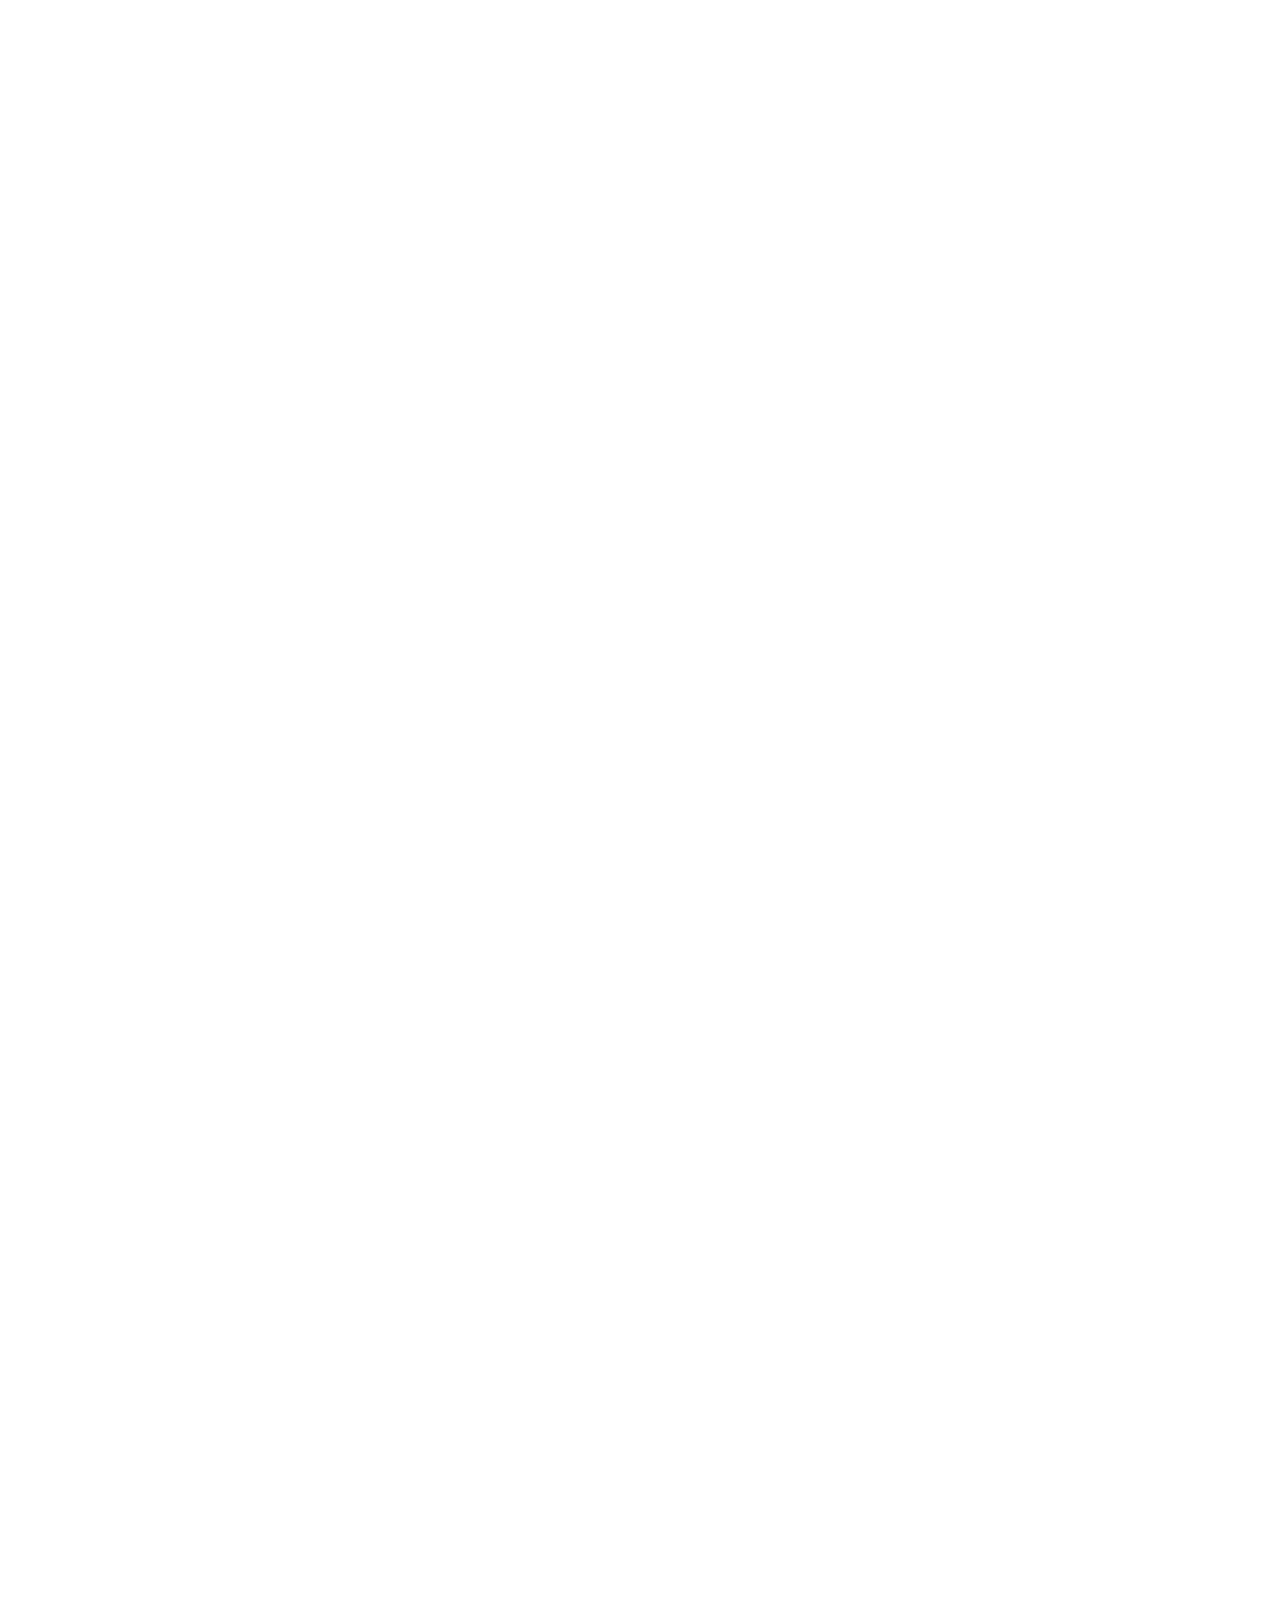
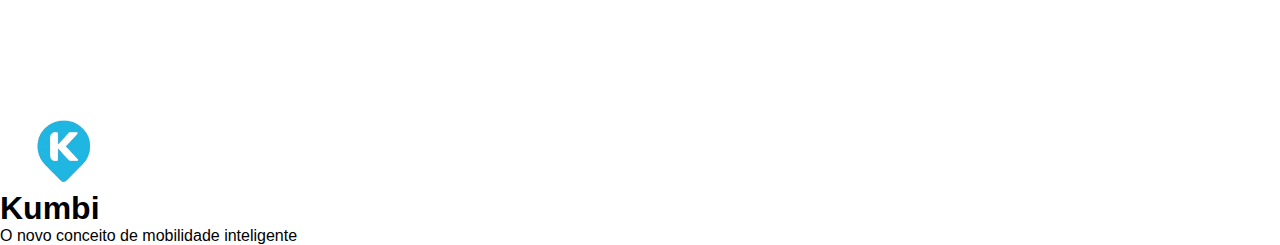
<file: index.html>
<!doctype html>
<html lang="pt-pt">

<head>
  <meta charset="utf-8">
  <meta name="viewport" content="width=device-width,initial-scale=1">
  <title>Kumbi — Mobilidade Urbana Inteligente</title>
  <link rel="stylesheet" href="https://cdnjs.cloudflare.com/ajax/libs/font-awesome/6.4.0/css/all.min.css">
  <link rel="stylesheet" href="style/style.css">
  <link rel="stylesheet" href="style/resposividade.css">
  <link rel="stylesheet" href="style/login.css">
  <link rel="stylesheet" href="style/plash.css">
  
</head>

<body>
  <!-- Para ajudar na animção quando a tela carregar-->
  <div class="main_plash">
    <!-- Header -->
    <header class="header" id="header">
      <div class="header-container">
        <div class="brand">
          <div class="logo">
            <a href="#hero">
              <img src="image/kumbi2.png" alt="Kumbi Logo">
              <h1>Kumbi</h1>
            </a>
          </div>
        </div>
        <nav class="nav">
          <a class="nav-link" href="#hero">Início</a>
          <a class="nav-link" href="#features">Funcionalidades</a>
          <a class="nav-link" href="mapa.html">Rastreamento</a>
          <a class="nav-link" href="/dashboard.html">Dashboard</a>
          <a class="nav-link" href="#pricing">Planos</a>
          <div class="auth-buttons">
            <a href="#" class="btn-login" id="loginBtn">Login</a>
    
          </div>
        </nav>
        <div class="boxBtn">
          <button class="btn_menu">
            <i class="fas fa-bars"></i>
          </button>
          <button class="modo">
            <i class="fa-solid fa-sun"></i>
          </button>
        </div>
      </div>
    
      <!-- Mobile Menu -->
      <div class="mobile-menu" id="mobileMenu">
        <a class="nav-link" href="#hero">Início</a>
        <a class="nav-link" href="#features">Funcionalidades</a>
        <a class="nav-link" href="/mapa.html">Rastreamento</a>
        <a class="nav-link" href="/dashboard.html">Dashboard</a>
        <a class="nav-link" href="#pricing">Planos</a>
        <div class="auth-buttons">
          <a href="#" class="btn-login" id="mobileLoginBtn">Login</a>
    
        </div>
        <div class="mobile-mode-toggle">
          <button class="modo mobile-modo">
            <i class="fa-solid fa-sun"></i>
          </button>
        </div>
      </div>
      <div class="overlay" id="overlay"></div>
    </header>
    <!-- Hero Section -->
    <section class="hero" id="hero">
      <div class="container">
        <h2><strong>Kumbi</strong> O novo conceito de mobilidade inteligente </h2>
        <p> Transporte — rápido, seguro e sem complicações, quando e onde quiser!</p>
        <div class="hero-btns">
          <a href="#" class="btn">Baixar App</a>
          <a href="#features" class="btn-secondary">Saiba Mais</a>
        </div>
      </div>
    </section>
    <!-- Features Section -->
    <section id="features" class="features">
      <div class="container">
        <div class="section-header">
          <h2 class="section-title">Por que escolher Kumbi?</h2>
          <p class="section-subtitle">Uma plataforma completa que transforma a experiência de mobilidade urbana para
            passageiros e operadores</p>
        </div>
        <div class="features-grid">
          <div class="feature-card">
            <div class="feature-icon">
              <i class="fas fa-map-marked-alt"></i>
            </div>
            <h3 class="feature-title">Roteamento Inteligente</h3>
            <p class="feature-desc">Encontre as melhores rotas em tempo real com base no tráfego e disponibilidade de
              transportes.</p>
          </div>
          <div class="feature-card">
            <div class="feature-icon">
              <i class="fas fa-tachometer-alt"></i>
            </div>
            <h3 class="feature-title">Tempo Real</h3>
            <p class="feature-desc">Acompanhe a localização exata dos veículos e receba estimativas precisas de chegada.
            </p>
          </div>
          <div class="feature-card">
            <div class="feature-icon">
              <i class="fas fa-wallet"></i>
            </div>
            <h3 class="feature-title">Pagamentos Digitais</h3>
            <p class="feature-desc">Passe digital integrado com múltiplas formas de pagamento para uma experiência sem
              atritos.</p>
          </div>
          <div class="feature-card">
            <div class="feature-icon">
              <i class="fas fa-chart-pie"></i>
            </div>
            <h3 class="feature-title">Análises Avançadas</h3>
            <p class="feature-desc">Dashboard completo com métricas operacionais para otimização de frota e rotas.</p>
          </div>
          <div class="feature-card">
            <div class="feature-icon">
              <i class="fas fa-bell"></i>
            </div>
            <h3 class="feature-title">Alertas Inteligentes</h3>
            <p class="feature-desc">Notificações em tempo real sobre atrasos, rotas alternativas e promoções.</p>
          </div>
          <div class="feature-card">
            <div class="feature-icon">
              <i class="fas fa-leaf"></i>
            </div>
            <h3 class="feature-title">Sustentabilidade</h3>
            <p class="feature-desc">Incentivo ao uso de transportes públicos com impacto positivo no meio ambiente.</p>
          </div>
        </div>
      </div>
    </section>
    <!-- Pricing Section -->
    <section id="pricing" class="pricing">
      <div class="container">
        <div class="section-header">
          <h2 class="section-title">Planos e Preços</h2>
          <p class="section-subtitle">Escolha o plano ideal para sua necessidade, desde o passageiro individual ao operador/gestor</p>
        </div>
        <div class="pricing-grid">
          <div class="pricing-card">
            <h3 class="pricing-title">Standard</h3>
            <div class="pricing-price">Grátis</div>
            <div class="pricing-features">
              <div class="pricing-feature">
                <i class="fas fa-check"></i>
                <span>Roteamento básico</span>
              </div>
              <div class="pricing-feature">
                <i class="fas fa-check"></i>
                <span>Tempo real de chegada</span>
              </div>
              <div class="pricing-feature">
                <i class="fas fa-check"></i>
                <span>Mapa interativo</span>
              </div>
              <div class="pricing-feature">
                <i class="fas fa-times"></i>
                <span>Passe digital</span>
              </div>
              <div class="pricing-feature">
                <i class="fas fa-times"></i>
                <span>Apoio prioritário</span>
              </div>
            </div>
            <a href="#" class="btn-secondary" style="width:100%;justify-content:center">Começar Agora</a>
          </div>
          <div class="pricing-card featured">
            <div class="pricing-badge">Mais Popular</div>
            <h3 class="pricing-title">Standard</h3>
            <div class="pricing-price">Kz 500,00</div>
            <div class="pricing-features">
              <div class="pricing-feature">
                <i class="fas fa-check"></i>
                <span>Todos os recursos básicos</span>
              </div>
              <div class="pricing-feature">
                <i class="fas fa-check"></i>
                <span>Passe digital ilimitado</span>
              </div>
              <div class="pricing-feature">
                <i class="fas fa-check"></i>
                <span>Alertas personalizados</span>
              </div>
              <div class="pricing-feature">
                <i class="fas fa-check"></i>
                <span>Rotas otimizadas</span>
              </div>
              <div class="pricing-feature">
                <i class="fas fa-check"></i>
                <span>Apoio prioritário</span>
              </div>
            </div>
            <a href="#" class="btn" style="width:100%;justify-content:center">Experimentar Gratuitamente</a>
          </div>
          <div class="pricing-card">
            <h3 class="pricing-title">Premium</h3>
            <div class="pricing-price">Empresa</div>
            <div class="pricing-features">
              <div class="pricing-feature">
                <i class="fas fa-check"></i>
                <span>Todos os recursos premium</span>
              </div>
              <div class="pricing-feature">
                <i class="fas fa-check"></i>
                <span>Dashboard completo</span>
              </div>
              <div class="pricing-feature">
                <i class="fas fa-check"></i>
                <span>API personalizada</span>
              </div>
              <div class="pricing-feature">
                <i class="fas fa-check"></i>
                <span>Gestão de múltiplas frotas</span>
              </div>
              <div class="pricing-feature">
                <i class="fas fa-check"></i>
                <span>Apoio 24/7</span>
              </div>
            </div>
            <a href="#" class="btn-secondary" style="width:100%;justify-content:center">Falar com Vendas</a>
          </div>
        </div>
      </div>
    </section>
    <!-- Testimonials Section -->
    <section class="testimonials">
      <div class="container">
        <div class="section-header">
          <h2 class="section-title">O que dizem nossos usuários</h2>
          <p class="section-subtitle">Depoimentos de passageiros e operadores que já utilizam a plataforma Kumbi</p>
        </div>
        <div class="testimonials-grid">
          <div class="testimonial-card">
            <div class="testimonial-text">
              "O Kumbi revolucionou minha rotina de deslocamento. Antes perdia tempo esperando sem saber quando o autocarro
              chegaria, agora tenho controlo total sobre meu tempo."
            </div>
            <div class="testimonial-author">
              <div class="author-avatar">M</div>
              <div class="author-info">
                <h4>Mariana Silva</h4>
                <div class="author-role">Passageira • Zango</div>
              </div>
            </div>
          </div>
          <div class="testimonial-card">
            <div class="testimonial-text">
              "Como operador de transporte, o dashboard do Kumbi me deu visibilidade completa sobre minha frota. Reduzimos
              atrasos em 30% e melhoramos a satisfação dos passageiros."
            </div>
            <div class="testimonial-author">
              <div class="author-avatar">R</div>
              <div class="author-info">
                <h4>Ricardo Oliveira</h4>
                <div class="author-role">Operador • Camama</div>
              </div>
            </div>
          </div>
          <div class="testimonial-card">
            <div class="testimonial-text">
              "O sistema de passes digitais facilitou muito o pagamento das passagens. Não preciso andar com dinheiro,
              ou cartões, tudo resolvido pelo aplicativo."
            </div>
            <div class="testimonial-author">
              <div class="author-avatar">C</div>
              <div class="author-info">
                <h4>Carlos Mendes</h4>
                <div class="author-role">Estudante • Palanca</div>
              </div>
            </div>
          </div>
        </div>
      </div>
    </section>
    <!-- CTA Section -->
    <section id="cta" class="cta">
      <div class="container">
        <h2>Pronto para transformar sua experiência de mobilidade?</h2>
        <p>Junte-se a milhares de usuários que já Experimentaram o novo conceito de mobilidade em Angola.</p>
        <div class="hero-btns">
          <a href="#" class="btn">Começar Agora</a>
          <a href="#pricing" class="btn-secondary">Ver Planos</a>
        </div>
      </div>
    </section>
    <!-- Footer -->
    <footer>
      <div class="container">
        <div class="footer-grid">
          <div class="footer-col">
            <div class="footer-logo">
              <div>Kumbi</div>
            </div>
            <p class="muted mt-2">Novo conceito de mobilidade através de tecnologia inteligente e acessível.</p>
            <div class="social-links mt-2">
             
              <a href="#" class="social-link">
                <i class="fab fa-facebook-f"></i>
              </a>
              <a href="#" class="social-link">
                <i class="fab fa-instagram"></i>
              </a>
              <a href="#" class="social-link">
                <i class="fab fa-linkedin-in"></i>
              </a>
            </div>
          </div>
          <div class="footer-col">
            <h3>Produto</h3>
            <div class="footer-links">
              <a href="#" class="footer-link">App para Passageiros</a>
              <a href="#" class="footer-link">Dashboard para Operadores</a>
              <a href="#" class="footer-link">Funcionalidades</a>
    
              <a href="#" class="footer-link">API</a>
            </div>
          </div>
          <div class="footer-col">
            <h3>Empresa</h3>
            <div class="footer-links">
              <a href="/privacidade.html" class="footer-link">Sobre Nós</a>
              <a href="#" class="footer-link">Carreiras</a>
         
              <a href="#" class="footer-link">Parcerias</a>
            </div>
          </div>
          <div class="footer-col">
            <h3>Apoio</h3>
            <div class="footer-links">
              <a href="/privacidade.html" class="footer-link">Central de Ajuda</a>
              <a href="/privacidade.html" class="footer-link">Contacto</a>
            
            </div>
          </div>
        </div>
        <div class="footer-bottom">
          <div class="copyright">
            &copy; <span class="ano"></span> Kumbi - Mobilidade Inteligente. Todos os direitos reservados.
          </div>
          <div class="footer-links" style="flex-direction:row;gap:20px">
            <a href="/privacidade.html" class="footer-link">Termos de Uso</a>
            <a href="/privacidade.html" class="footer-link">Privacidade</a>
            <a href="#" class="footer-link">Cookies</a>
          </div>
        </div>
      </div>
    </footer>
    <!-- Modal de Login -->
    <div class="modal" id="loginModal">
      <div class="modal-content">
        <span class="close-modal" id="closeLoginModal">&times;</span>
        <h2>Entrar na sua conta</h2>
        <form class="modal-form">
          <div class="form-group">
            <label for="signupName">Nome do usuário</label>
            <input type="text" id="signupName_login" placeholder="Nome do usuário" required>
          </div>
          <div class="form-group">
            <label for="loginPassword">Senha</label>
            <input type="password" id="loginPassword" placeholder="Sua senha" required>
            <a href="#" id="recuperar_senha">Esqueceu a senha?</a>
          </div>
          <button type="submit" class="btn-signup">Entrar</button>
          <p style="text-align: center; margin-top: 15px;">Não tem uma conta? <a href="#" id="goToSignup">Cadastre-se</a>
          </p>
        </form>
      </div>
    </div>
    <!-- Modal de Cadastro -->
    <div class="modal" id="signupModal">
      <div class="modal-content">
        <span class="close-modal" id="closeSignupModal">&times;</span>
        <h2>Criar uma conta</h2>
        <form class="modal-form">
          <div class="form-group">
            <label for="signupName">Nome Completo</label>
            <input type="text" id="signupName" placeholder="Nome do usuário" required>
          </div>
          <div class="form-group">
            <label for="signupEmail">E-mail ou número de telefone </label>
            <input type="email" id="signupEmail" placeholder="Seu e-mail ou número de telefone" required>
          </div>
          <div class="form-group">
            <label for="signupName">Nome do usuário</label>
            <input type="text" id="signupName_cadastrar" placeholder="Nome do usuário" required>
          </div>
          <div class="form-group">
            <label for="signupPassword">Senha</label>
            <input type="password" id="signupPassword" placeholder="Crie uma senha" required>
          </div>
          <div class="form-group">
            <label for="signupConfirmPassword">Confirmar senha</label>
            <input type="password" id="signupConfirmPassword" placeholder="Confirme sua senha" required>
          </div>
          <button type="submit" class=" btn-signup">Cadastrar</button>
          <p style="text-align: center; margin-top: var(--neutra_escura) 15px;">Já tem uma conta? <a href="#"
              id="goToLogin">Faça login</a></p>
        </form>
      </div>
    </div>
  </div>

  
  </div>
  <div class="plash">
    
    <div class="logo_plash">
      <div class="logo">
        <img src="image/kumbi2.png" alt="">
        <h1>Kumbi</h1>
      </div>
      <p>O novo conceito de mobilidade inteligente</p>
    </div>
     
    </div>
  <script src="script/script.js">
  </script>
</body>

</html>
</file>
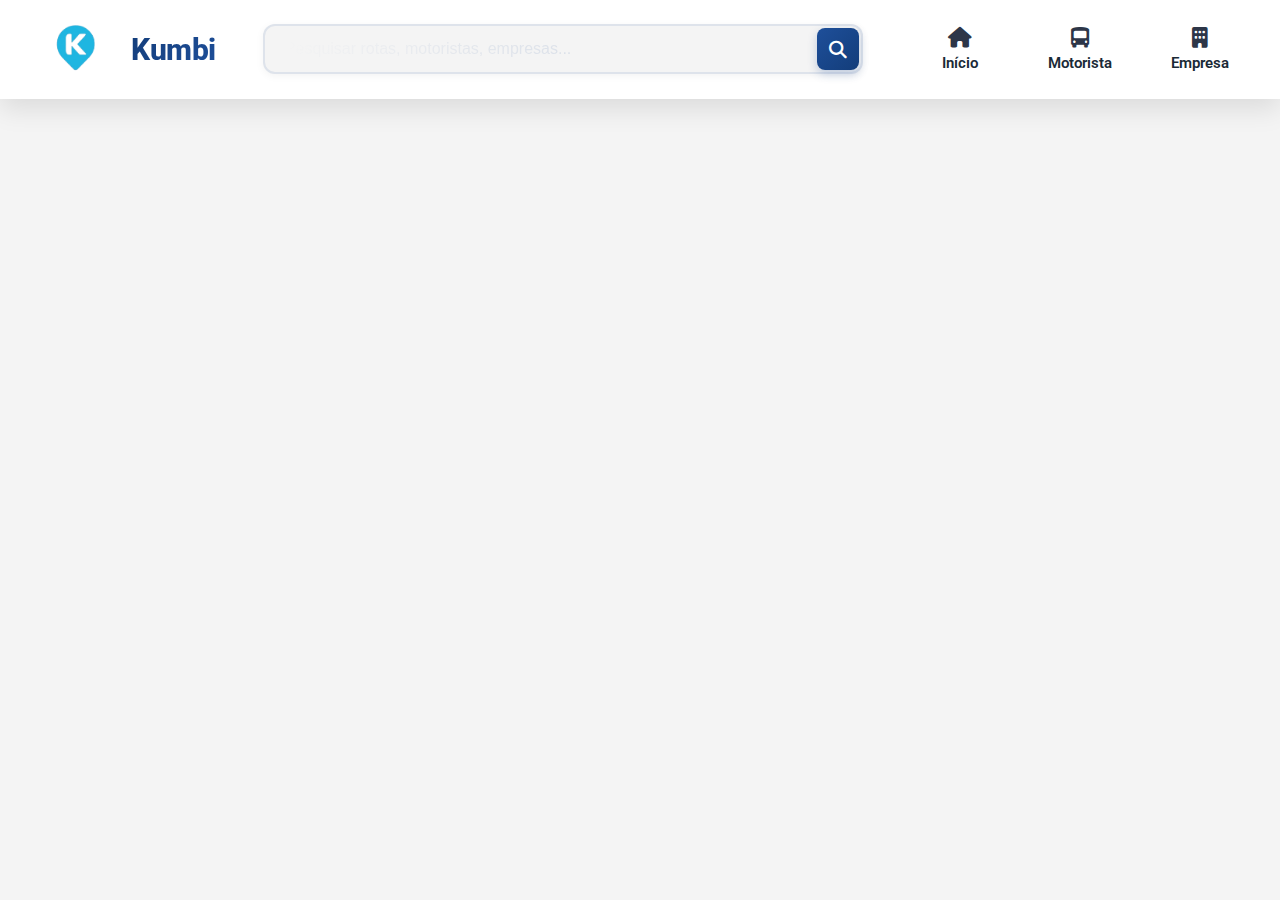
<file: index2.html>
<!DOCTYPE html>
<html lang="pt-br">

<head>
    <meta charset="UTF-8">
    <meta name="viewport" content="width=device-width, initial-scale=1.0">
    <title>Kumbi — Mobilidade  Inteligente</title>
    <link rel="stylesheet" href="https://cdnjs.cloudflare.com/ajax/libs/font-awesome/6.4.0/css/all.min.css">
    <link rel="stylesheet" href="https://fonts.googleapis.com/css2?family=Roboto:wght@400;500;600;700&display=swap">
    <link rel="stylesheet" href="style/usuario.css">
</head>

<body>
    <!-- Cabeçalho Elegante com Barra de Pesquisa -->
    <header class="cabecalho">
        <!-- Logo -->
        <div class="container-logo">
            <a href="inicio.html" class="logo-link">
                <img src="image/kumbi2.png" alt="Logo Kumbi" class="logo-imagem">
                <h1 class="titulo-logo">Kumbi</h1>
            </a>
        </div>

        <!-- Barra de Pesquisa Central -->
        <div class="container-pesquisa">
            <form class="formulario-pesquisa" action="#" method="get">
                <input type="search" class="campo-pesquisa" placeholder="Pesquisar rotas, motoristas, empresas..."
                    name="pesquisa" aria-label="Campo de pesquisa">
                <button type="submit" class="botao-pesquisa" aria-label="Botão de pesquisa">
                    <i class="fa-solid fa-magnifying-glass icone-pesquisa"></i>
                </button>
            </form>
        </div>

        <!-- Navegação Principal -->
        <nav class="navegacao" aria-label="Navegação principal">
            <ul class="lista-navegacao">
                <li class="item-navegacao">
                    <a href="#inicio" class="link-item">
                        <i class="fa-solid fa-home-alt icone-link"></i>
                        <span>Início</span>
                        <span class="indicador-ativo"></span>
                    </a>
                </li>
                <li class="item-navegacao">
                    <a href="#motorista" class="link-item">
                        <i class="fa-solid fa-bus-alt icone-link"></i>
                        <span>Motorista</span>
                        <span class="indicador-ativo"></span>
                    </a>
                </li>
                <li class="item-navegacao">
                    <a href="#empresa" class="link-item">
                        <i class="fa-solid fa-building icone-link"></i>
                        <span>Empresa</span>
                        <span class="indicador-ativo"></span>
                    </a>
                </li>
            </ul>
        </nav>
    </header>

    <!-- Conteúdo da Página -->


    <!-- Navegação para Mobile -->
    <nav class="navegacao-mobile" aria-label="Navegação mobile">
        <ul class="lista-navegacao-mobile">
            <li class="item-navegacao-mobile">
                <a href="#inicio" class="link-item-mobile ativo">
                    <i class="fa-solid fa-home-alt icone-mobile"></i>
                    <span>Início</span>
                </a>
            </li>
            <li class="item-navegacao-mobile">
                <a href="#motorista" class="link-item-mobile">
                    <i class="fa-solid fa-bus-alt icone-mobile"></i>
                    <span>Motorista</span>
                </a>
            </li>
            <li class="item-navegacao-mobile">
                <a href="#empresa" class="link-item-mobile">
                    <i class="fa-solid fa-building icone-mobile"></i>
                    <span>Empresa</span>
                </a>
            </li>
        </ul>
    </nav>
</body>

</html>
</file>
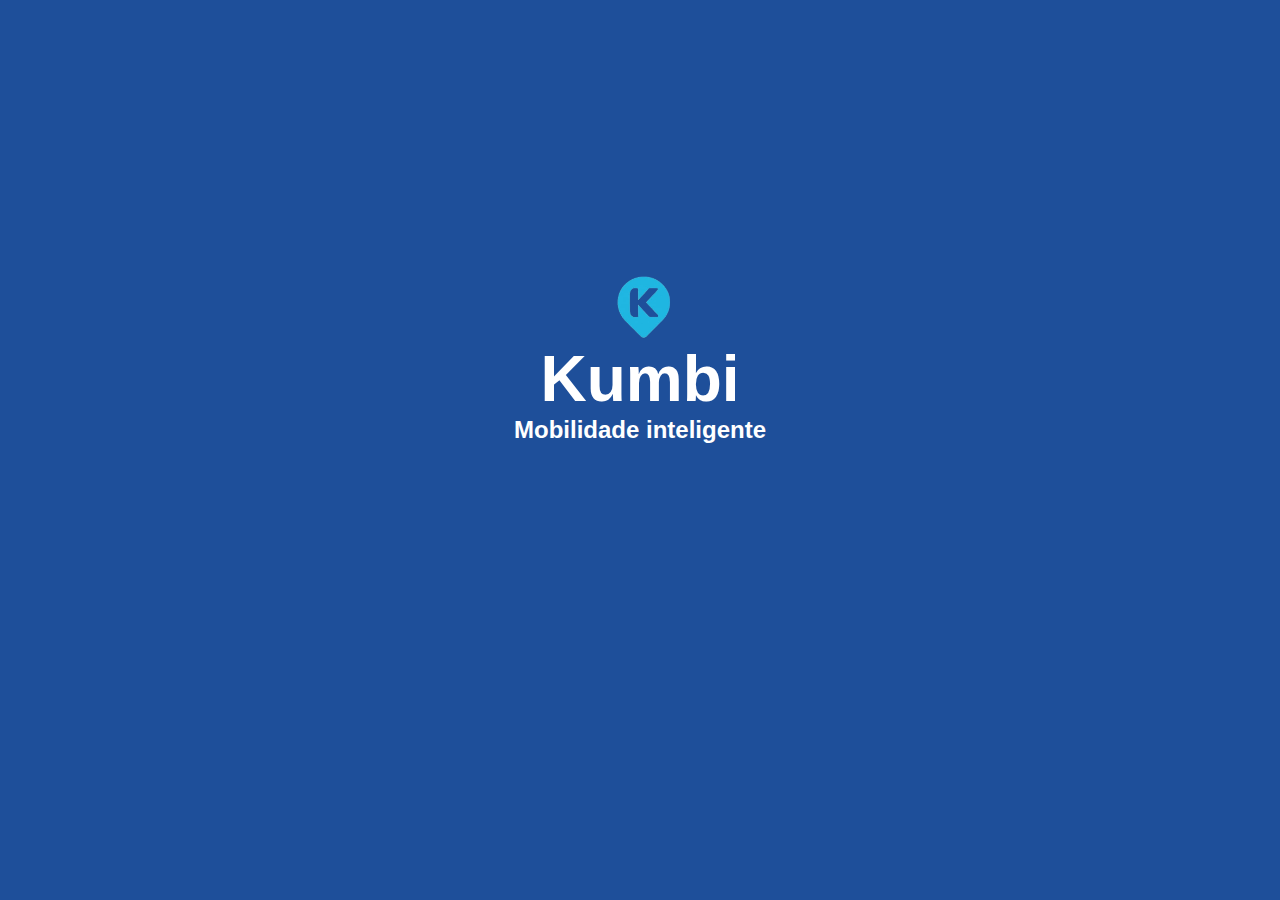
<file: motorista.html>
<!DOCTYPE html>
<html lang="pt">
<head>
    <meta charset="UTF-8">
    <meta name="viewport" content="width=device-width, initial-scale=1.0">
    <title>Kumbi — Mobilidade  Inteligente</title>
    <link rel="stylesheet" href="https://cdnjs.cloudflare.com/ajax/libs/font-awesome/6.4.0/css/all.min.css">
    <link rel="stylesheet" href="https://fonts.googleapis.com/css2?family=Roboto:wght@400;500;600;700&display=swap">
    <link rel="stylesheet" href="style/usuario.css">
    <link rel="stylesheet" href="style/login.css">
    <link rel="stylesheet" href="style/plash.css">
</head>
<body><div class="esconder">
    
          <header class="cabecalho">
            <!-- Logo -->
            <div class="container-logo">
                <a href="inicio.html" class="logo-link">
                    <img src="image/kumbi2.png" alt="Logo Kumbi" class="logo-imagem">
                    <h1 class="titulo-logo">Kumbi</h1>
                </a>
            </div>
    
    
    
            <!-- Navegação Principal -->
            <nav class="navegacao" aria-label="Navegação principal">
                <ul class="lista-navegacao">
                    <li class="item-navegacao">
                        <a href="index2.html" class="link-item ">
                            <i class="fa-solid fa-home-alt icone-link"></i>
                            <span>Início</span>
                            <span class="indicador-ativo"></span>
                        </a>
                    </li>
                    <li class="item-navegacao">
                        <a href="#motorista" class="link-item">
                            <i class="fa-solid fa-bus-alt icone-link"></i>
                            <span>Motorista</span>
                            <span class="indicador-ativo"></span>
                        </a>
                    </li>
                    <li class="item-navegacao">
                        <a href="#empresa" class="link-item">
                            <i class="fa-solid fa-building icone-link"></i>
                            <span>Empresa</span>
                            <span class="indicador-ativo"></span>
                        </a>
                    </li>
                </ul>
            </nav>
        </header>
    
        <!-- Conteúdo da Página -->
          <section class="secao-mapa">
      <div id="caixa-mapa">
        <p>Mapa será exibido aqui…</p>
      </div>
    </section>
    
    
    
    
        <!-- Navegação para Mobile -->
        <nav class="navegacao-mobile" aria-label="Navegação mobile">
            <ul class="lista-navegacao-mobile">
                <li class="item-navegacao-mobile">
                    <a href="index2.html" class="link-item-mobile ">
                        <i class="fa-solid fa-home-alt icone-mobile"></i>
                        <span>Início</span>
                    </a>
                </li>
                <li class="item-navegacao-mobile">
                    <a href="#motorista" class="link-item-mobile">
                        <i class="fa-solid fa-bus-alt icone-mobile"></i>
                        <span>Motorista</span>
                    </a>
                </li>
                <li class="item-navegacao-mobile">
                    <a href="#empresa" class="link-item-mobile">
                        <i class="fa-solid fa-building icone-mobile"></i>
                        <span>Empresa</span>
                    </a>
                </li>
            </ul>
        </nav>
</div>


    <div class="main_plash">
    <!--Modal entrar ou login-->
    <div class="modal" id="loginModal">
      <div class="modal-content">
        <div class="logo_modal">
          <img src="image/kumbi2.png" alt="logo"><h2>Entrar</h2>
        </div>
        <form class="modal_form">
          <div class="form-group">
            <label for="signupName">Nome do motorista</label>
            <input type="text" id="signupName_login" placeholder="Nome do motorista" required>
             <a href="#" class="recuperar_senha">Esqueceu o nome?</a>
          </div>
          <div class="form-group">
            <label for="loginPassword">Senha</label>
            <input type="password" id="loginPassword" placeholder="Sua senha" required>
            <a href="#" class="recuperar_senha">Esqueceu a senha?</a>
          </div>
          <button type="submit" class="btn-signup">Entrar</button>
        </form>
      </div>
      <button class="Btncriarconta">Criar conta</button>
    </div>

<!--Modal criar conta-->

    <div class="modal" id="signupModal">
      <div class="modal-content">
      <div class="logo_modal">
          <img src="image/kumbi2.png" alt="logo"><h2>Criar conta</h2>
        </div>
        
        <form class="modal_form">
          <div class="form-group">
            <label for="signupName">Nome do motorista</label>
            <input type="text" id="signupName" placeholder="Nome completo" required>
          </div>
          <div class="form-group">
            <label for="signupEmail">Nome da empresa </label>
            <input type="text" id="signupEmail" placeholder="Nome da empresa" required>
          </div>
         
          <div class="form-group">
            <label for="signupPassword">Senha</label>
            <input type="password" id="signupPassword" placeholder="Crie uma senha" required>
          </div>
          <div class="form-group">
            <label for="signupConfirmPassword">Confirmar senha</label>
            <input type="password" id="signupConfirmPassword" placeholder="Confirme sua senha" required>
          </div>
          <button type="submit" class=" btn-signup">Criar conta</button>
          <p style="text-align: center; margin-top: var(--neutra_escura) 15px;">Já tem uma conta? <a href="#"
              id="goToLogin">Entrar</a></p>
        </form>
      </div>
    </div>

  </div>

   
    <!--main_plash-->
  </div>
  
  <!-- Tela inicial -->
  <div class="telaIncial">
    <div class="content_telaInicial">
      <div class="logo">
        <img src="image/kumbi2.png" alt="">
        <h1>Kumbi</h1>
      </div>
      <div class="telaInialText">
        <p> Mobilidade inteligente</p>
      </div>
    </div>
  </div>
  <script src="script/motorista.js"></script>
</body>
</html>
</file>
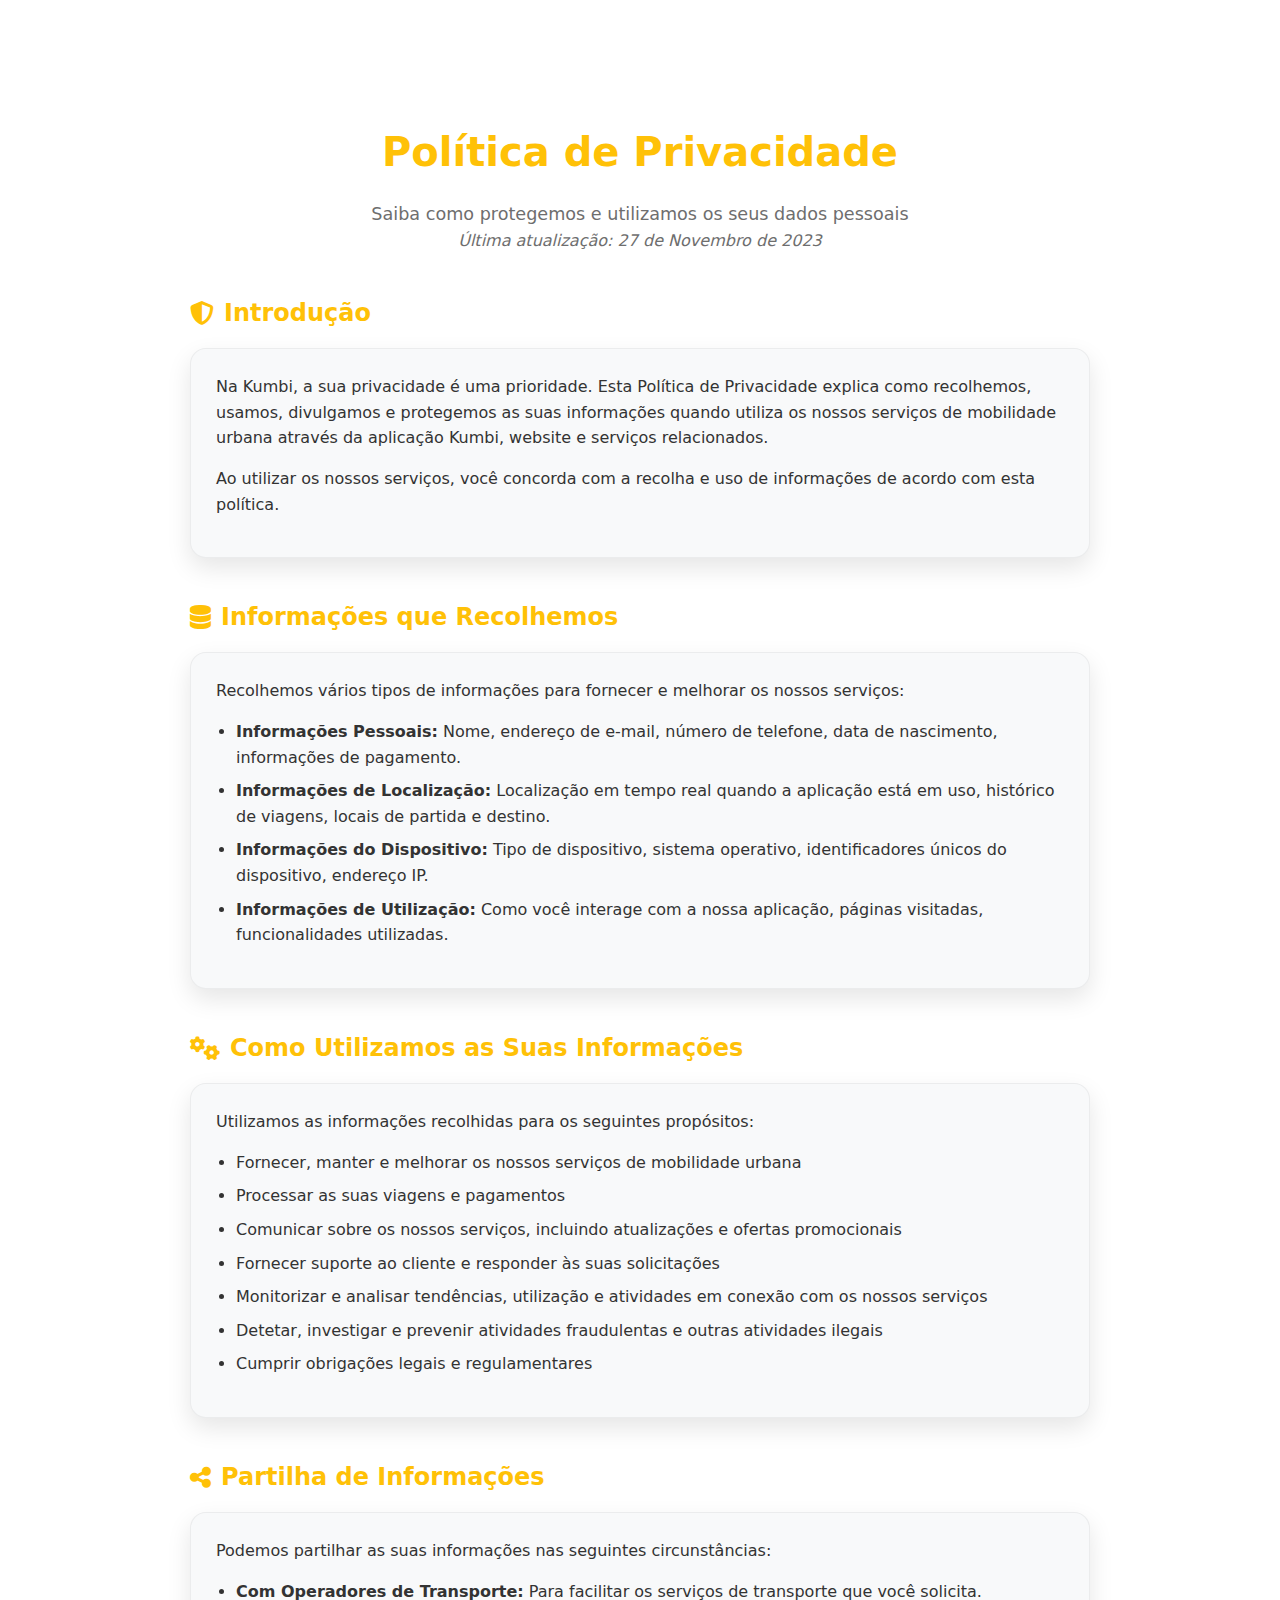
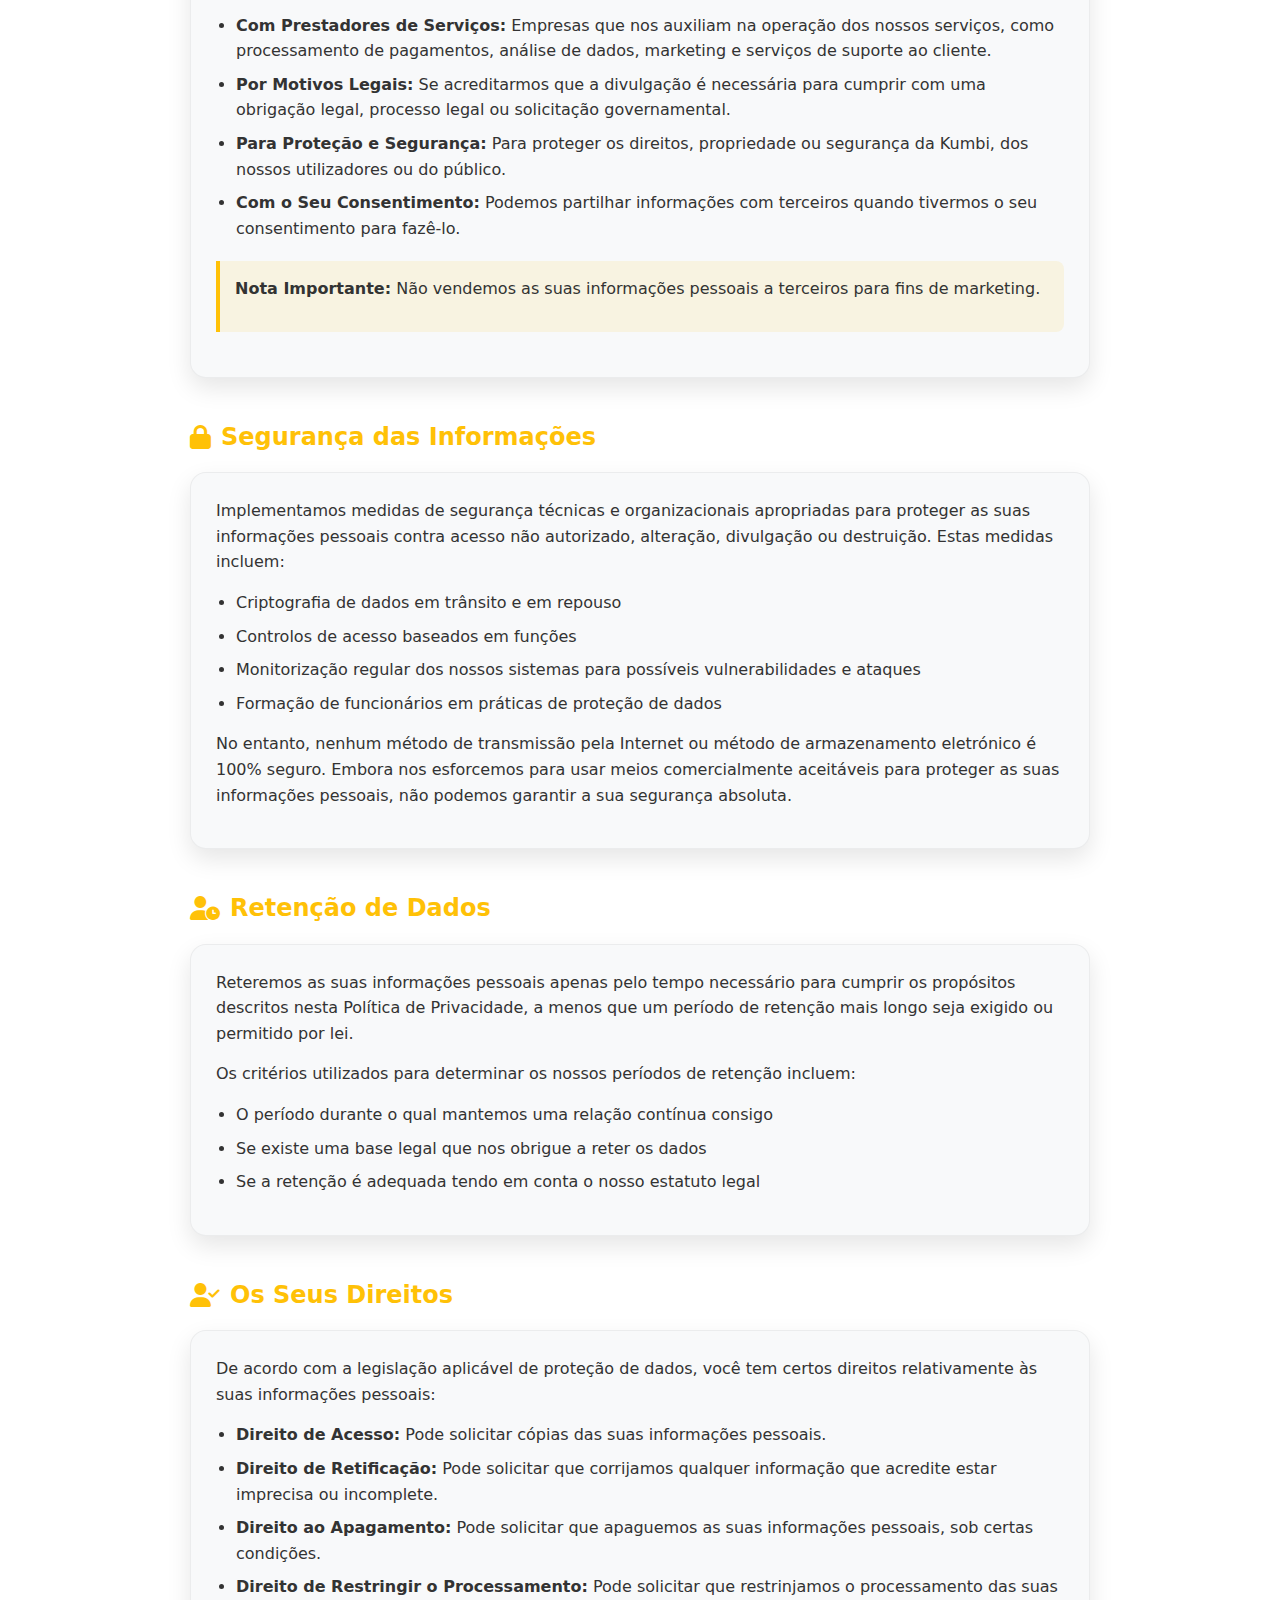
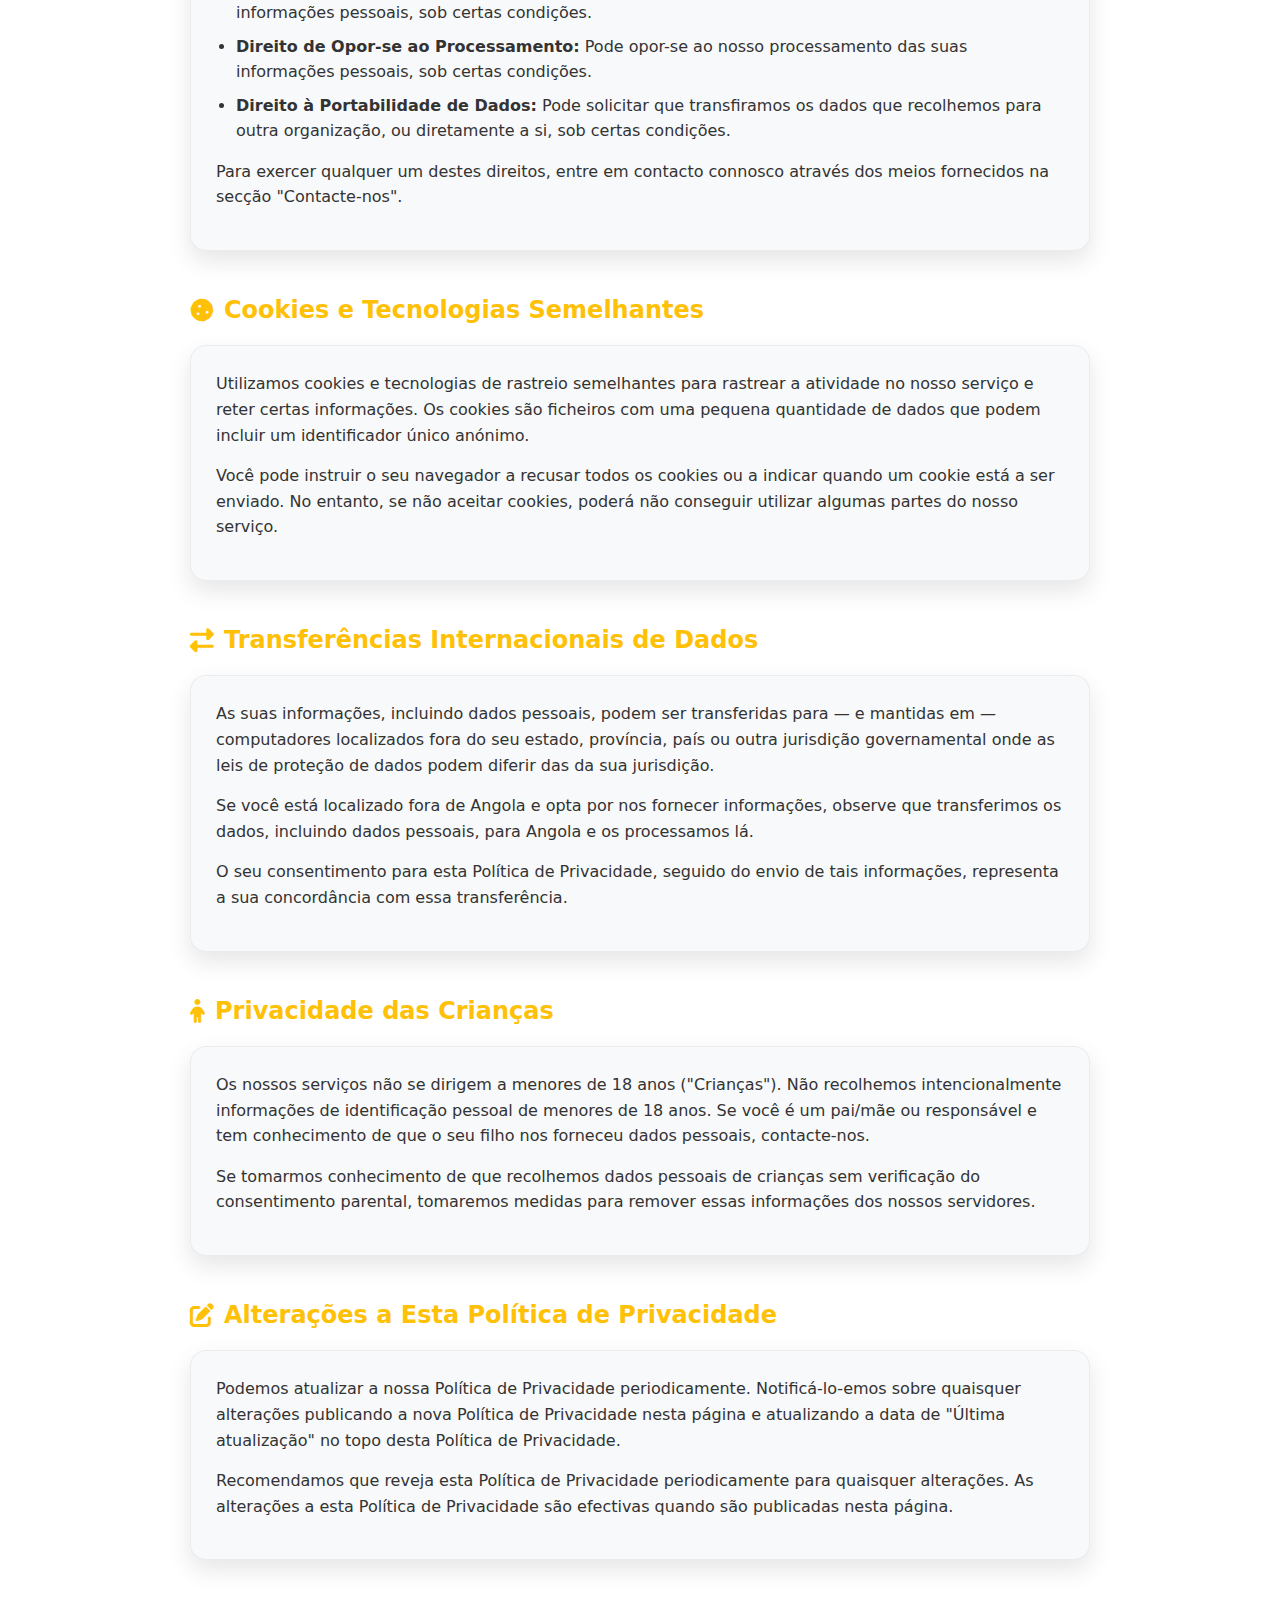
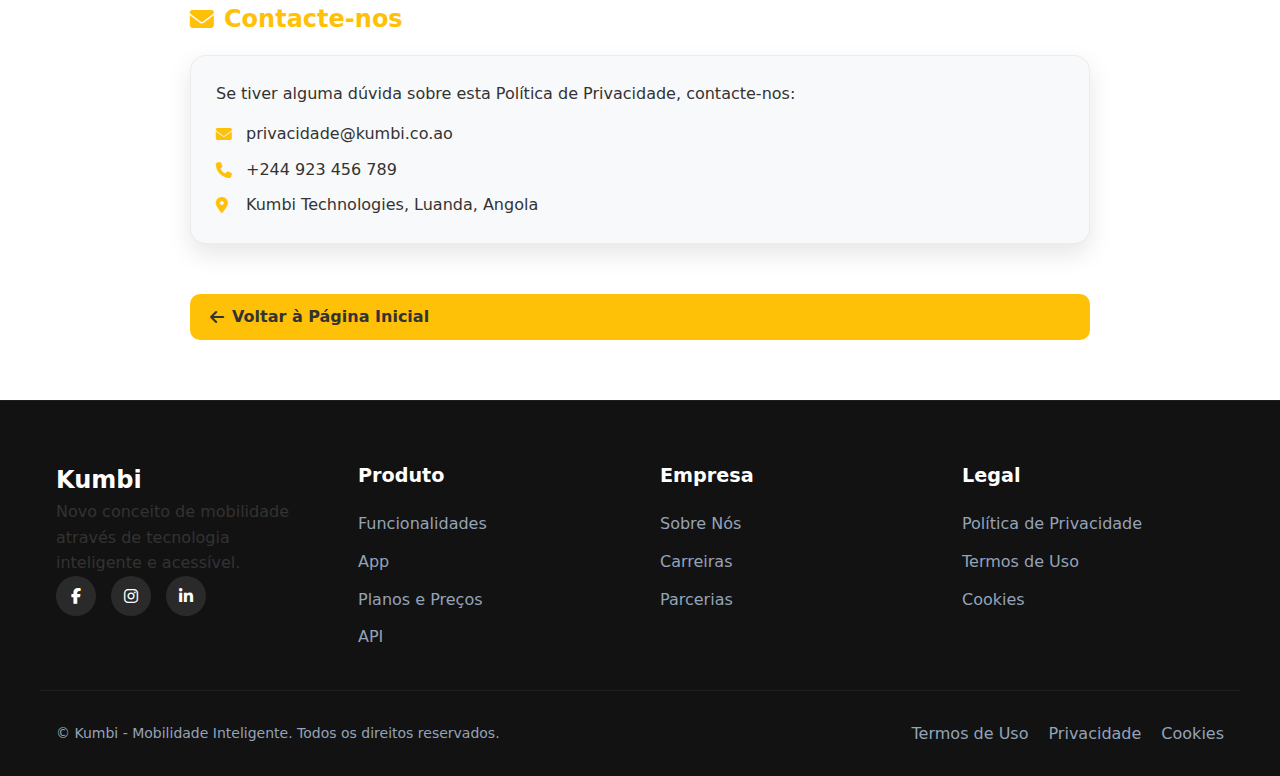
<file: privacidade.html>
<!DOCTYPE html>
<html lang="pt-pt">
<head>
    <meta charset="UTF-8">
    <meta name="viewport" content="width=device-width, initial-scale=1.0">
    <title>Política de Privacidade - Kumbi</title>
    <link rel="stylesheet" href="https://cdnjs.cloudflare.com/ajax/libs/font-awesome/6.4.0/css/all.min.css">
    <link rel="stylesheet" href="style/priva.css">
   
</head>
<body>
    <!-- Header -->
    

    <!-- Main Content -->
    <main class="privacy-container">
        <div class="privacy-header">
            <h1 class="privacy-title">Política de Privacidade</h1>
            <p class="privacy-subtitle">Saiba como protegemos e utilizamos os seus dados pessoais</p>
            <p class="last-updated">Última atualização: 27 de Novembro de 2023</p>
        </div>

        <div class="privacy-content">
            <div class="privacy-section">
                <h2 class="section-title"><i class="fas fa-shield-alt"></i> Introdução</h2>
                <div class="section-content">
                    <p>Na Kumbi, a sua privacidade é uma prioridade. Esta Política de Privacidade explica como recolhemos, usamos, divulgamos e protegemos as suas informações quando utiliza os nossos serviços de mobilidade urbana através da aplicação Kumbi, website e serviços relacionados.</p>
                    <p>Ao utilizar os nossos serviços, você concorda com a recolha e uso de informações de acordo com esta política.</p>
                </div>
            </div>

            <div class="privacy-section">
                <h2 class="section-title"><i class="fas fa-database"></i> Informações que Recolhemos</h2>
                <div class="section-content">
                    <p>Recolhemos vários tipos de informações para fornecer e melhorar os nossos serviços:</p>
                    <ul>
                        <li><strong>Informações Pessoais:</strong> Nome, endereço de e-mail, número de telefone, data de nascimento, informações de pagamento.</li>
                        <li><strong>Informações de Localização:</strong> Localização em tempo real quando a aplicação está em uso, histórico de viagens, locais de partida e destino.</li>
                        <li><strong>Informações do Dispositivo:</strong> Tipo de dispositivo, sistema operativo, identificadores únicos do dispositivo, endereço IP.</li>
                        <li><strong>Informações de Utilização:</strong> Como você interage com a nossa aplicação, páginas visitadas, funcionalidades utilizadas.</li>
                    </ul>
                </div>
            </div>

            <div class="privacy-section">
                <h2 class="section-title"><i class="fas fa-cogs"></i> Como Utilizamos as Suas Informações</h2>
                <div class="section-content">
                    <p>Utilizamos as informações recolhidas para os seguintes propósitos:</p>
                    <ul>
                        <li>Fornecer, manter e melhorar os nossos serviços de mobilidade urbana</li>
                        <li>Processar as suas viagens e pagamentos</li>
                        <li>Comunicar sobre os nossos serviços, incluindo atualizações e ofertas promocionais</li>
                        <li>Fornecer suporte ao cliente e responder às suas solicitações</li>
                        <li>Monitorizar e analisar tendências, utilização e atividades em conexão com os nossos serviços</li>
                        <li>Detetar, investigar e prevenir atividades fraudulentas e outras atividades ilegais</li>
                        <li>Cumprir obrigações legais e regulamentares</li>
                    </ul>
                </div>
            </div>

            <div class="privacy-section">
                <h2 class="section-title"><i class="fas fa-share-alt"></i> Partilha de Informações</h2>
                <div class="section-content">
                    <p>Podemos partilhar as suas informações nas seguintes circunstâncias:</p>
                    <ul>
                        <li><strong>Com Operadores de Transporte:</strong> Para facilitar os serviços de transporte que você solicita.</li>
                        <li><strong>Com Prestadores de Serviços:</strong> Empresas que nos auxiliam na operação dos nossos serviços, como processamento de pagamentos, análise de dados, marketing e serviços de suporte ao cliente.</li>
                        <li><strong>Por Motivos Legais:</strong> Se acreditarmos que a divulgação é necessária para cumprir com uma obrigação legal, processo legal ou solicitação governamental.</li>
                        <li><strong>Para Proteção e Segurança:</strong> Para proteger os direitos, propriedade ou segurança da Kumbi, dos nossos utilizadores ou do público.</li>
                        <li><strong>Com o Seu Consentimento:</strong> Podemos partilhar informações com terceiros quando tivermos o seu consentimento para fazê-lo.</li>
                    </ul>
                    
                    <div class="highlight">
                        <p><strong>Nota Importante:</strong> Não vendemos as suas informações pessoais a terceiros para fins de marketing.</p>
                    </div>
                </div>
            </div>

            <div class="privacy-section">
                <h2 class="section-title"><i class="fas fa-lock"></i> Segurança das Informações</h2>
                <div class="section-content">
                    <p>Implementamos medidas de segurança técnicas e organizacionais apropriadas para proteger as suas informações pessoais contra acesso não autorizado, alteração, divulgação ou destruição. Estas medidas incluem:</p>
                    <ul>
                        <li>Criptografia de dados em trânsito e em repouso</li>
                        <li>Controlos de acesso baseados em funções</li>
                        <li>Monitorização regular dos nossos sistemas para possíveis vulnerabilidades e ataques</li>
                        <li>Formação de funcionários em práticas de proteção de dados</li>
                    </ul>
                    <p>No entanto, nenhum método de transmissão pela Internet ou método de armazenamento eletrónico é 100% seguro. Embora nos esforcemos para usar meios comercialmente aceitáveis para proteger as suas informações pessoais, não podemos garantir a sua segurança absoluta.</p>
                </div>
            </div>

            <div class="privacy-section">
                <h2 class="section-title"><i class="fas fa-user-clock"></i> Retenção de Dados</h2>
                <div class="section-content">
                    <p>Reteremos as suas informações pessoais apenas pelo tempo necessário para cumprir os propósitos descritos nesta Política de Privacidade, a menos que um período de retenção mais longo seja exigido ou permitido por lei.</p>
                    <p>Os critérios utilizados para determinar os nossos períodos de retenção incluem:</p>
                    <ul>
                        <li>O período durante o qual mantemos uma relação contínua consigo</li>
                        <li>Se existe uma base legal que nos obrigue a reter os dados</li>
                        <li>Se a retenção é adequada tendo em conta o nosso estatuto legal</li>
                    </ul>
                </div>
            </div>

            <div class="privacy-section">
                <h2 class="section-title"><i class="fas fa-user-check"></i> Os Seus Direitos</h2>
                <div class="section-content">
                    <p>De acordo com a legislação aplicável de proteção de dados, você tem certos direitos relativamente às suas informações pessoais:</p>
                    <ul>
                        <li><strong>Direito de Acesso:</strong> Pode solicitar cópias das suas informações pessoais.</li>
                        <li><strong>Direito de Retificação:</strong> Pode solicitar que corrijamos qualquer informação que acredite estar imprecisa ou incomplete.</li>
                        <li><strong>Direito ao Apagamento:</strong> Pode solicitar que apaguemos as suas informações pessoais, sob certas condições.</li>
                        <li><strong>Direito de Restringir o Processamento:</strong> Pode solicitar que restrinjamos o processamento das suas informações pessoais, sob certas condições.</li>
                        <li><strong>Direito de Opor-se ao Processamento:</strong> Pode opor-se ao nosso processamento das suas informações pessoais, sob certas condições.</li>
                        <li><strong>Direito à Portabilidade de Dados:</strong> Pode solicitar que transfiramos os dados que recolhemos para outra organização, ou diretamente a si, sob certas condições.</li>
                    </ul>
                    <p>Para exercer qualquer um destes direitos, entre em contacto connosco através dos meios fornecidos na secção "Contacte-nos".</p>
                </div>
            </div>

            <div class="privacy-section">
                <h2 class="section-title"><i class="fas fa-cookie"></i> Cookies e Tecnologias Semelhantes</h2>
                <div class="section-content">
                    <p>Utilizamos cookies e tecnologias de rastreio semelhantes para rastrear a atividade no nosso serviço e reter certas informações. Os cookies são ficheiros com uma pequena quantidade de dados que podem incluir um identificador único anónimo.</p>
                    <p>Você pode instruir o seu navegador a recusar todos os cookies ou a indicar quando um cookie está a ser enviado. No entanto, se não aceitar cookies, poderá não conseguir utilizar algumas partes do nosso serviço.</p>
                </div>
            </div>

            <div class="privacy-section">
                <h2 class="section-title"><i class="fas fa-exchange-alt"></i> Transferências Internacionais de Dados</h2>
                <div class="section-content">
                    <p>As suas informações, incluindo dados pessoais, podem ser transferidas para — e mantidas em — computadores localizados fora do seu estado, província, país ou outra jurisdição governamental onde as leis de proteção de dados podem diferir das da sua jurisdição.</p>
                    <p>Se você está localizado fora de Angola e opta por nos fornecer informações, observe que transferimos os dados, incluindo dados pessoais, para Angola e os processamos lá.</p>
                    <p>O seu consentimento para esta Política de Privacidade, seguido do envio de tais informações, representa a sua concordância com essa transferência.</p>
                </div>
            </div>

            <div class="privacy-section">
                <h2 class="section-title"><i class="fas fa-child"></i> Privacidade das Crianças</h2>
                <div class="section-content">
                    <p>Os nossos serviços não se dirigem a menores de 18 anos ("Crianças"). Não recolhemos intencionalmente informações de identificação pessoal de menores de 18 anos. Se você é um pai/mãe ou responsável e tem conhecimento de que o seu filho nos forneceu dados pessoais, contacte-nos.</p>
                    <p>Se tomarmos conhecimento de que recolhemos dados pessoais de crianças sem verificação do consentimento parental, tomaremos medidas para remover essas informações dos nossos servidores.</p>
                </div>
            </div>

            <div class="privacy-section">
                <h2 class="section-title"><i class="fas fa-edit"></i> Alterações a Esta Política de Privacidade</h2>
                <div class="section-content">
                    <p>Podemos atualizar a nossa Política de Privacidade periodicamente. Notificá-lo-emos sobre quaisquer alterações publicando a nova Política de Privacidade nesta página e atualizando a data de "Última atualização" no topo desta Política de Privacidade.</p>
                    <p>Recomendamos que reveja esta Política de Privacidade periodicamente para quaisquer alterações. As alterações a esta Política de Privacidade são efectivas quando são publicadas nesta página.</p>
                </div>
            </div>

            <div class="privacy-section">
                <h2 class="section-title"><i class="fas fa-envelope"></i> Contacte-nos</h2>
                <div class="section-content">
                    <p>Se tiver alguma dúvida sobre esta Política de Privacidade, contacte-nos:</p>
                    <div class="contact-info">
                        <div class="contact-item">
                            <i class="fas fa-envelope"></i>
                            <span>privacidade@kumbi.co.ao</span>
                        </div>
                        <div class="contact-item">
                            <i class="fas fa-phone"></i>
                            <span>+244 923 456 789</span>
                        </div>
                        <div class="contact-item">
                            <i class="fas fa-map-marker-alt"></i>
                            <span>Kumbi Technologies, Luanda, Angola</span>
                        </div>
                    </div>
                </div>
            </div>

            <div class="back-home">
                <a href="index.html" class="btn">
                    <i class="fas fa-arrow-left"></i>
                    Voltar à Página Inicial
                </a>
            </div>
        </div>
    </main>

    <!-- Footer -->
    <footer>
        <div class="footer-grid">
            <div class="footer-col">
                <div class="footer-logo">
                    <div>Kumbi</div>
                </div>
                <p class="muted mt-2">Novo conceito de mobilidade através de tecnologia inteligente e acessível.</p>
                <div class="social-links mt-2">
                    
                    <a href="#" class="social-link">
                        <i class="fab fa-facebook-f"></i>
                    </a>
                    <a href="#" class="social-link">
                        <i class="fab fa-instagram"></i>
                    </a>
                    <a href="#" class="social-link">
                        <i class="fab fa-linkedin-in"></i>
                    </a>
                </div>
            </div>

            <div class="footer-col">
                <h3>Produto</h3>
                <div class="footer-links">
                    <a href="index.html#features" class="footer-link">Funcionalidades</a>
                    <a href="index.html#app" class="footer-link">App</a>
                    <a href="index.html#pricing" class="footer-link">Planos e Preços</a>
                    <a href="#" class="footer-link">API</a>
                </div>
            </div>

            <div class="footer-col">
                <h3>Empresa</h3>
                <div class="footer-links">
                    <a href="#" class="footer-link">Sobre Nós</a>
                    <a href="#" class="footer-link">Carreiras</a>
                    <a href="#" class="footer-link">Parcerias</a>
                </div>
            </div>

            <div class="footer-col">
                <h3>Legal</h3>
                <div class="footer-links">
                    <a href="privacy.html" class="footer-link">Política de Privacidade</a>
                    <a href="#" class="footer-link">Termos de Uso</a>
                    <a href="#" class="footer-link">Cookies</a>
                </div>
            </div>
        </div>

        <div class="footer-bottom">
            <div class="copyright">
                &copy; <span class="ano"></span> Kumbi - Mobilidade Inteligente. Todos os direitos reservados.
            </div>
            <div class="footer-links" style="flex-direction:row;gap:20px">
                <a href="#" class="footer-link">Termos de Uso</a>
                <a href="privacy.html" class="footer-link">Privacidade</a>
                <a href="#" class="footer-link">Cookies</a>
            </div>
        </div>
    </footer>

    <script src="script/priva.js">
       
    </script>
</body>
</html>
</file>
<file: style/style.css>
:root {
    --primary:#FFFFFF;
    --branco_neutro:#f4f4f4;
    --texto_primario:#1A2A36;
    --texto_secundario:#4A3A36;
    --icones:#2D3648;
    --azul_escuro:#133D7A;
    --azul_medio: #1E4F9A;
    --shadow: 0 10px 25px rgba(0, 0, 0, 0.1);
    --transition: all 0.3s ease;
}


* {
  box-sizing: border-box;
  margin: 0;
  list-style: none;
  text-decoration: none;
  padding: 0;
}

::-webkit-scrollbar {
  width: 0;
}

html {
  scroll-behavior: smooth;

}

/* ====== Tela Inicial ====== */
</file>
<file: style/resposividade.css>
/* ====== Responsive ====== 
    @media screen and (min-width: 900px) {
      .showcase-grid {
        grid-template-columns: 1fr 1fr;
      }
    }

    @media screen and (max-width: 899px) {
      .header {
        padding: 12px 0;
      }
      .boxBtn .modo{
        display: none;
      }

      .nav {
        display: none;
      }

      .hero h2 {
        font-size: 2.2rem;
      }

      .hero strong {
        font-size: 2.5rem;
      }

      .showcase-grid {
        grid-template-columns: 1fr;
        gap: 40px;
      }

      .dashboard {
        grid-template-columns: 1fr;
      }

      .sidebar {
        order: 2;
        position: static;
      }

      .metrics {
        grid-template-columns: 1fr;
      }

      .charts {
        grid-template-columns: 1fr;
      }

      .pricing-card.featured {
        transform: none;
      }

      .footer-bottom {
        flex-direction: column;
        gap: 20px;
        text-align: center;
      }

      .mobile-menu {
        display: flex;
        transform: translateX(-100%);
        align-items: start;
        flex-direction: column;
        background: var(--primaria);
        backdrop-filter: blur(10px);
        position: fixed;
        top: 0;
        height: 100vh;
        width: 80%;
        max-width: 300px;
        left: 0;
        padding: 80px 30px 30px;
        gap: 20px;
        box-shadow: 0 10px 25px rgba(0, 0, 0, 0.1);
        transition: transform 0.4s ease;
        z-index: 999;
      }

      .dark-mode .mobile-menu {
        background: var(--card-escuro);
        box-shadow: 0 10px 25px rgba(0, 0, 0, 0.3);
      }

      .mobile-menu.menu-open {
        transform: translateX(0);
      }

      .btn_menu {
        display: block;
        background-color: transparent;
        border: none;
        font-size: 24px;
        cursor: pointer;
        color: var(--texto-escuro);
        z-index: 1001;
      }

      .dark-mode .btn_menu {
        color: var(--texto-claro);
      }

      .mobile-menu .nav-link {
        font-size: 18px;
        padding: 12px 0;
        width: 100%;
        border-bottom: 1px solid rgba(0, 0, 0, 0.1);
      }

      .dark-mode .mobile-menu .nav-link {
        border-bottom: 1px solid rgba(255, 255, 255, 0.1);
      }

      .mobile-menu .btn-login {
        margin-top: 20px;
        width: 100%;
        text-align: center;
      }

      .overlay {
        position: fixed;
        top: 0;
        left: 0;
        width: 100%;
        height: 100%;
        background: rgba(0, 0, 0, 0.5);
        z-index: 998;
        opacity: 0;
        visibility: hidden;
        transition: opacity 0.3s ease;
      }

      .overlay.active {
        opacity: 1;
        visibility: visible;
      }
    }

    @media screen and (max-width: 500px) {
      .header {
        padding: 10px 16px;
      }

      .logo img {
        width: 80px;
        height: 60px;
      }

      .logo h1 {
        font-size: 18px;
        display: none;
      }

      .boxBtn {
        gap: 5px;
      }

      .hero h2 {
        font-size: 1.8rem;
      }

      .hero strong {
        font-size: 2rem;
      }

      .hero p {
        font-size: 1.1rem;
      }
    }
      */
      @media screen and (max-width: 899px) {
        .hero{
         display: flex;
         flex-direction: column;
         justify-content: center;
         align-items: center;
          
        }
        .cardHero{
          display: flex;
          align-items: center;
          justify-content: center;
          flex-direction: column;
        }
        .descriptionHero{
          display: flex;
          align-items: center;
          justify-content: center;
          flex-direction: column;
        }
        
      }
@media screen and (max-width: 500px) {
  .header {
    padding: 10px 16px;
  }

  .logo img {
    width: 80px;
    height: 60px;
  }

  .content_telaInicial .logo {
    font-size: 1.8rem;
  }
  .content_telaInicial p{
    text-align: center;
  }
  
}
</file>
<file: style/login.css>
:root {
  --primary: #FFFFFF;
  --texto_primario: #1A2A36;
  --branco_neutro:#f4f4f4;
  --texto_secundario: #4A3A36;
  --icones: #2D3648;
  --azul_escuro: #133D7A;
  --azul_medio: #1E4F9A;
  --shadow: 0 10px 25px rgba(0, 0, 0, 0.1);
  --transition: all 0.3s ease;
}
body {

  font-family: 'Poppins',sans-serif;
}
/* ====== Modal Styles 
    .modal {
      display: none;
      position: fixed;
      top: 0;
      left: 0;
      width: 100%;
      height: 100%;
      background-color: rgba(0, 0, 0, 0.5);
      z-index: 1000;
      align-items: center;
      justify-content: center;
    }

    .modal-content {
      background-color: var(--primaria);
      border-radius: 8px;
      width: 90%;
      max-width: 400px;
      padding: 30px;
      position: relative;
      box-shadow: 0 10px 30px rgba(0, 0, 0, 0.2);
    }

    .dark-mode .modal-content {
      background-color: var(--card-escuro);
    }

    .close-modal {
      position: absolute;
      top: 15px;
      right: 15px;
      font-size: 1.5rem;
      cursor: pointer;
      color: var(--texto-escuro);
    }

    .dark-mode .close-modal {
      color: var(--texto-claro);
    }

    .modal h2 {
      margin-bottom: 20px;
      color: var(--texto-escuro);
    }

    .dark-mode .modal h2 {
      color: var(--texto-claro);
    }

    .modal-form .form-group {
      margin-bottom: 20px;
    }

    .form-group {
      display: flex;
      flex-direction: column;
    }

    .form-group label {
      margin-bottom: 8px;
      color: var(--texto-escuro);
      font-weight: 500;
    }

    .dark-mode .form-group label {
      color: var(--texto-claro);
    }

    .form-group input {
      height: 40px;
      padding: 5px 12px;
      border: 1px solid var(--neutra_escura);
      border-radius: 6px;
      background: var(--primaria);
      color: var(--texto-escuro);
      font-size: 16px;
    }

    .dark-mode .form-group input {
      background: var(--card-escuro);
      border: 1px solid var(--muted);
      color: var(--texto-claro);
    }

    .btn-signup {
      background-color: var(--destaque);
      width: 100%;
      padding: 12px;
      font-size: 16px;
      font-weight: 600;
      margin-bottom: 15px;
      border: none;
      border-radius: 6px;
      cursor: pointer;
      transition: var(--transition);
    }

    .btn-signup:hover {
      background-color: var(--destaque-escuro);
    }

    .modal-form p {
      text-align: center;
      margin-top: 15px;
      color: var(--texto-escuro);
    }

    .dark-mode .modal-form p {
      color: var(--texto-claro);
    }

    .modal-form a {
      color: var(--destaque);
    }

    #recuperar_senha {
      margin-top: 5px;
      font-size: 14px;
      text-align: right;
    }

    .auth-buttons {
      display: flex;
      align-items: center;
      gap: 15px;
    }

    .btn-login {
      border-radius: 7px;
      border: 2px solid var(--destaque);
      padding: 8px 16px;
      font-size: 14px;
      transition: 0.4s ease-in-out;
      color: var(--destaque);
      font-weight: 600;
    }

    .btn-login:hover {
      background-color: var(--destaque);
      color: var(--texto-escuro);
    }

    .btn-signup-header {
      background-color: var(--destaque);
      border-radius: 7px;
      padding: 8px 16px;
      font-size: 14px;
      transition: 0.4s ease-in-out;
      color: var(--texto-escuro);
      font-weight: 600;
    }

    .btn-signup-header:hover {
      border: 2px solid var(--destaque);
      background-color: transparent;
      color: var(--destaque);
    }
====== */

/* ====== modal ====== */

.modal {
  display: flex;
  position: fixed;
  top: 0;
  flex-direction: column;
  left: 0;
  width: 100%;
  height: 100%;
  z-index: 1000;
  align-items: center;
  justify-content: center;
}

.modal-content {
  background-color: var(--primary);
  border-radius: 8px;
  width: 90%;
  max-width: 400px;
  padding: 30px;
  position: relative;
  box-shadow: 0 2px 3px rgba(0, 0, 0, 0.2);
}

.close-modal {
  position: absolute;
  top: 15px;
  right: 15px;
  font-size: 1.5rem;
  cursor: pointer;
  color: var(--texto-escuro);
}

.form-group {
  display: flex;
  flex-direction: column;
}

.form-group label {
  margin-bottom: 8px;
  color: var(--texto_primario);
  font-weight: 500;
}

.form-group input {
  height: 40px;
  padding: 5px 12px;
  border: 1px solid var(--azul_escuro);
  border-radius: 6px;
  background: #f0f0f0;
  color: var(--texto_primario);
  font-size: 16px;
}

.btn-signup {
  background-color: var(--azul_medio);
  width: 100%;
  padding: 12px;
  font-size: 16px;
  font-weight: 600;
  color: var(--primary);
  margin: 15px 0;
  border: none;
  border-radius: 6px;
  cursor: pointer;
  transition: var(--transition);
}

.btn-signup:hover {
  background-color: var(--azul_escuro);
}

.modal-form p {
  text-align: center;
  margin-top: 15px;
  color: var(--texto-escuro);
}

.modal-form a {
  color: var(--azul_medio);
}

.recuperar_senha {
  margin: 9px 0;
  font-size: 14px;
  text-align: left;
}

.auth-buttons {
  display: flex;
  align-items: center;
  gap: 15px;
}
.logo_modal {
  display: flex;
  justify-content: start;
  margin-bottom: 20px;
}
.logo_modal img {
  width: 80px;
  height: auto;
}
.Btncriarconta {
  background-color:#f0f0f0;
  border-radius: 7px;
  padding: 8px 16px;
  width: 200px;
  height: 58px;
  font-size: 14px;
  cursor: pointer;
  transition: 0.4s ease-in-out;
  color: var(--texto_primario);
  font-weight: 600;
  border: none;
  transition: .4s ease;
  box-shadow: 0 4px 6px rgba(0, 0, 0, 0.1);
  margin-top: 20px;
}
.Btncriarconta:hover{
  background-color: #e7e6e6;
}
#signupModal{
  display: none;
}
/* ====== Fim modal ====== */
</file>
<file: style/plash.css>
:root {
    --primary:#FFFFFF;
    --texto_primario:#1A2A36;
    --texto_secundario:#4A3A36;
    --icones:#2D3648;
    --azul_escuro:#133D7A;
    --azul_medio: #1E4F9A;
    --shadow: 0 10px 25px rgba(0, 0, 0, 0.1);
    --transition: all 0.3s ease;
}
.main_plash{
    opacity: 0;
    transition: var(--transition);
}
.telaIncial{
  position: fixed;
  top: 0;
  height: 100%;
  width: 100%;
  inset: 0;
  touch-action: none;
  scroll-behavior: none;
  background-color: var(--azul_medio);
}
.content_telaInicial{
    height: 80vh;
    font-family: 'Poppins',sans-serif;
    display: flex;
    width: 100%;
    padding: 0 20px;
    flex-direction: column;
    justify-content: center;
    align-items: center;
}
.content_telaInicial .logo{
    color: var(--primary);
    flex-direction: column;
    display: flex;
    align-items: center;
    font-weight: bold;
    justify-content: center;
    font-size: 2rem;
    animation: telalogo 3s ease-in-out;
}
.logo img{
    width: 120px;
    animation: flutuar 5s ease-in-out infinite;
}
@keyframes flutuar {
    0%{
        transform: translateY(0);
    }
    50%{
        transform: translateY(10px);
    }
}
.telaInialText{
    padding: 0 20px;
    flex-direction: column;
    display: flex;
    justify-content: center;
    align-items: center;
}
.telaInialText p{
    color: var(--primary);
    text-align: center;

    font-size: 1.5rem;
    animation: telatext 3s ease-in-out;
    font-weight: 600;
}
@keyframes  telalogo  {
    0%{
       transform: translateY(-30px);
       opacity: 0;
    }
    100%{
        transform: translateY(0);
        opacity: 1;
    }
}
@keyframes  telatext  {
    0%{
       transform: translateY(30px);
       opacity: 0;
    }
    100%{
        transform: translateY(0);
        opacity: 1;
    }
}
</file>
<file: style/usuario.css>
:root {
  --primaria: #FFFFFF;
  --texto_primario: #1A2A36;
  --branco_neutro: #f4f4f4;
  --texto_secundario: #4A3A36;
  --icones: #2D3648;
  --azul_escuro: #133D7A;
  --azul_medio: #1E4F9A;
  --azul_claro: rgba(30, 79, 154, 0.1);
  --sombra: 0 10px 25px rgba(0, 0, 0, 0.1);
  --sombra_media: 0 5px 15px rgba(0, 0, 0, 0.08);
  --sombra_leve: 0 2px 8px rgba(0, 0, 0, 0.05);
  --transicao: all 0.3s cubic-bezier(0.25, 0.46, 0.45, 0.94);
  --raio_borda: 12px;
  --raio_borda_pequeno: 8px;
}

* {
  margin: 0;
  padding: 0;
  box-sizing: border-box;
  list-style: none;
  text-decoration: none;
}

body {
  font-family: 'Roboto', sans-serif;
  background-color: var(--branco_neutro);
  color: var(--texto_primario);
  min-height: 100vh;
  padding-bottom: 80px;
}

/* Container Principal */
.conteudo-principal {
  max-width: 1200px;
  margin: 0 auto;
  padding: 20px;
}

/* CABEÇALHO ESTILIZADO */
.cabecalho {
  background-color: var(--primaria);
  box-shadow: var(--sombra);
  padding: 15px 30px;
  position: sticky;
  top: 0;
  display: flex;
  justify-content: space-between;
  align-items: center;
  z-index: 100;
  transition: var(--transicao);
}

/* Logo - Lado Esquerdo */
.container-logo {
  display: flex;
  align-items: center;
  gap: 15px;
  flex-shrink: 0;
}

.logo-link {
  display: flex;
  align-items: center;
  gap: 15px;
  transition: var(--transicao);
}

.logo-link:hover {
  transform: translateY(-2px);
}

.logo-imagem {
  height: 48px;
  width: auto;
  object-fit: contain;
}

.titulo-logo {
  font-size: 1.9rem;
  font-weight: 800;
  color: var(--azul_escuro);
  letter-spacing: -0.5px;
  background: linear-gradient(135deg, var(--azul_escuro), var(--azul_medio));
  -webkit-background-clip: text;
  -webkit-text-fill-color: transparent;
  background-clip: text;
}

/* Barra de Pesquisa - Centro */
.container-pesquisa {
  flex: 1;
  max-width: 600px;
  margin: 0 30px;
  position: relative;
}

.formulario-pesquisa {
  position: relative;
  width: 100%;
}

.campo-pesquisa {
  width: 100%;
  padding: 14px 52px 14px 20px;
  border: 2px solid var(--azul_claro);
  border-radius: var(--raio_borda);
  font-size: 1rem;
  font-weight: 500;
  color: var(--texto_primario);
  background-color: var(--branco_neutro);
  transition: var(--transicao);
  box-shadow: var(--sombra_leve);
}

.campo-pesquisa:focus {
  outline: none;
  border-color: var(--azul_medio);
  box-shadow: 0 0 0 3px rgba(30, 79, 154, 0.15);
  background-color: var(--primaria);
}

.campo-pesquisa::placeholder {
  color: #7a8a9e;
  font-weight: 500;
}

.botao-pesquisa {
  position: absolute;
  right: 4px;
  top: 50%;
  transform: translateY(-50%);
  background: linear-gradient(135deg, var(--azul_medio), var(--azul_escuro));
  color: white;
  border: none;
  border-radius: var(--raio_borda_pequeno);
  width: 42px;
  height: 42px;
  display: flex;
  align-items: center;
  justify-content: center;
  cursor: pointer;
  transition: var(--transicao);
  box-shadow: 0 4px 10px rgba(30, 79, 154, 0.25);
}

.botao-pesquisa:hover {
  transform: translateY(-50%) scale(1.05);
  box-shadow: 0 6px 15px rgba(30, 79, 154, 0.35);
}

.botao-pesquisa:active {
  transform: translateY(-50%) scale(0.98);
}

.icone-pesquisa {
  font-size: 1.1rem;
}

/* Navegação - Lado Direito */
.navegacao {
  display: flex;
  align-items: center;
}

.lista-navegacao {
  display: flex;
  align-items: center;
  gap: 20px;
}

.item-navegacao {
  position: relative;
}

.link-item {
  display: flex;
  flex-direction: column;
  align-items: center;
  padding: 12px 18px;
  border-radius: var(--raio_borda);
  color: var(--texto_primario);
  font-weight: 600;
  font-size: 0.95rem;
  transition: var(--transicao);
  background-color: transparent;
  min-width: 100px;
  position: relative;
  overflow: hidden;
}

.link-item::before {
  content: '';
  position: absolute;
  top: 0;
  left: 0;
  right: 0;
  bottom: 0;
  background: linear-gradient(135deg, var(--azul_claro), transparent);
  opacity: 0;
  transition: var(--transicao);
  z-index: -1;
}

.link-item:hover::before {
  opacity: 1;
}

.link-item:hover {
  color: var(--azul_medio);
  transform: translateY(-2px);
}


.link-item.ativo::before {
  opacity: 0;
}

.icone-link {
  font-size: 1.3rem;
  margin-bottom: 6px;
  color: var(--icones);
  transition: var(--transicao);
}



/* Indicador de item ativo */



/* Conteúdo da página */
.pagina-conteudo {
  padding: 50px 30px;
  max-width: 900px;
  margin: 40px auto;
  background-color: var(--primaria);
  border-radius: 20px;
  box-shadow: var(--sombra_leve);
  min-height: 500px;
  display: flex;
  flex-direction: column;
  align-items: center;
  justify-content: center;
  text-align: center;
}

.titulo-pagina {
  font-size: 2.5rem;
  color: var(--azul_escuro);
  margin-bottom: 25px;
  font-weight: 800;
  background: linear-gradient(135deg, var(--azul_escuro), var(--azul_medio));
  -webkit-background-clip: text;
  -webkit-text-fill-color: transparent;
  background-clip: text;
  line-height: 1.2;
}

.descricao-pagina {
  font-size: 1.2rem;
  color: var(--texto_secundario);
  line-height: 1.7;
  max-width: 700px;
  margin-bottom: 30px;
}

/* Seções de conteúdo */
.secao-conteudo {
  width: 100%;
  margin-top: 40px;
  text-align: left;
}

.titulo-secao {
  font-size: 1.8rem;
  color: var(--azul_medio);
  margin-bottom: 25px;
  padding-bottom: 10px;
  border-bottom: 2px solid var(--azul_claro);
}

.grid-recursos {
  display: grid;
  grid-template-columns: repeat(auto-fit, minmax(250px, 1fr));
  gap: 25px;
  margin-top: 20px;
}

.card-recurso {
  background-color: var(--branco_neutro);
  padding: 25px;
  border-radius: var(--raio_borda);
  border-top: 4px solid var(--azul_medio);
  transition: var(--transicao);
}

.card-recurso:hover {
  transform: translateY(-5px);
  box-shadow: var(--sombra);
}

.icone-card {
  font-size: 2rem;
  color: var(--azul_medio);
  margin-bottom: 15px;
}

.titulo-card {
  font-size: 1.3rem;
  color: var(--azul_escuro);
  margin-bottom: 10px;
  font-weight: 600;
}

.texto-card {
  color: var(--texto_secundario);
  line-height: 1.6;
}

/* Navegação para mobile */
.navegacao-mobile {
  display: none;
  position: fixed;
  bottom: 0;
  left: 0;
  width: 100%;
  background-color: var(--primaria);
  box-shadow: 0 -8px 25px rgba(0, 0, 0, 0.1);
  z-index: 1000;
  padding: 12px 0;
}

.lista-navegacao-mobile {
  display: flex;
  justify-content: space-around;
  align-items: center;
  padding: 0 15px;
}

.item-navegacao-mobile {
  flex: 1;
  display: flex;
  justify-content: center;
}

.link-item-mobile {
  display: flex;
  flex-direction: column;
  align-items: center;
  justify-content: center;
  padding: 12px;
  border-radius: var(--raio_borda);
  color: var(--texto_primario);
  font-weight: 600;
  font-size: 0.85rem;
  transition: var(--transicao);
  min-width: 70px;
  position: relative;
}

.link-item-mobile:hover,
.link-item-mobile.ativo {
  background: linear-gradient(135deg, var(--azul_medio), var(--azul_escuro));
  color: white;
  transform: translateY(-5px);
}

.icone-mobile {
  font-size: 1.3rem;
  margin-bottom: 5px;
}

.secao-mapa {
  width: 100%;
  padding: 20px;
}
:root {
    --azul: #1E90FF;
    --azul-escuro: #0B3C75;
    --azul-claro: #E6F2FF;
    --branco: #ffffff;
}

/* Container básico */
.secao {
    margin-top: 1.5rem;
}

/* Título */
.secao h2 {
    font-size: 1.2rem;
    font-weight: 700;
    color: var(--azul-escuro);
    margin-bottom: .7rem;
}
.secao-mapa {
  width: 100%;
  padding: 20px;
}

#caixa-mapa {
  width: 100%;
  height: 300px;
  background: #ddd;
  border-radius: 12px;
  display: flex;
  align-items: center;
  justify-content: center;
  font-size: 1.2rem;
  color: #555;
}
.esconder{
  display: none;
}
/* Responsivo para mobile */
@media (max-width: 600px) {
  #caixa-mapa {
    height: 220px;
    font-size: 1rem;
  }
}


/* RESPONSIVIDADE GERAL */
@media (min-width: 768px) {
    .mapa-placeholder {
        height: 220px;
    }
}


/* Responsivo para mobile */
@media (max-width: 600px) {
  #caixa-mapa {
    height: 220px;
    font-size: 1rem;
  }
}

/* Responsividade */
@media (max-width: 992px) {
  .container-pesquisa {
    max-width: 400px;
    margin: 0 20px;
  }

  .lista-navegacao {
    gap: 10px;
  }

  .link-item {
    min-width: 85px;
    padding: 10px 12px;
  }
}

@media (max-width: 768px) {
  .cabecalho {
    flex-direction: column;
    padding: 20px 15px;
    gap: 20px;
  }

  .container-pesquisa {
    max-width: 100%;
    margin: 0;
    order: 3;
    width: 100%;
  }

  .container-logo {
    
    width: 100%;
    justify-content: start;
  }

  .navegacao {
    order: 2;
    display: none;
  }

  .navegacao-mobile {
    display: block;
  }

  .titulo-logo {
    font-size: 1.7rem;
  }

  .logo-imagem {
    height: 42px;
  }

  .pagina-conteudo {
    margin: 20px 15px;
    padding: 40px 20px;
  }

  .titulo-pagina {
    font-size: 2rem;
  }

  .descricao-pagina {
    font-size: 1.1rem;
  }

  .grid-recursos {
    grid-template-columns: 1fr;
  }
}

@media (max-width: 480px) {
  .titulo-logo {
    font-size: 1.5rem;
  }

  .logo-imagem {
    height: 38px;
  }

  .link-item-mobile {
    font-size: 0.75rem;
    padding: 10px 8px;
  }

  .icone-mobile {
    font-size: 1.1rem;
  }

  .campo-pesquisa {
    padding: 12px 48px 12px 16px;
    font-size: 0.95rem;
  }

  .titulo-secao {
    font-size: 1.5rem;
  }
}

/* Animações CSS puro */
@keyframes fadeIn {
  from {
    opacity: 0;
    transform: translateY(10px);
  }

  to {
    opacity: 1;
    transform: translateY(0);
  }
}

@keyframes pulse {
  0% {
    box-shadow: 0 0 0 0 rgba(30, 79, 154, 0.4);
  }

  70% {
    box-shadow: 0 0 0 10px rgba(30, 79, 154, 0);
  }

  100% {
    box-shadow: 0 0 0 0 rgba(30, 79, 154, 0);
  }
}

.pagina-conteudo {
  animation: fadeIn 0.5s ease;
}

.botao-pesquisa {
  animation: pulse 2s infinite;
}

/* Efeito de placeholder animado com CSS puro */
@keyframes placeholderAnim {

  0%,
  100% {
    background-position: -500px 0;
    opacity: 0.6;
  }

  50% {
    background-position: 500px 0;
    opacity: 0.8;
  }
}

.campo-pesquisa::placeholder {
  background: linear-gradient(90deg,
      transparent 0%,
      rgba(30, 79, 154, 0.2) 50%,
      transparent 100%);
  background-size: 1000px 100%;
  animation: placeholderAnim 3s infinite;
  background-clip: text;
  -webkit-background-clip: text;
  color: transparent;
}

/* Estados de foco para a pesquisa */
.campo-pesquisa:focus::placeholder {
  animation: none;
  color: #7a8a9e;
  background: none;
}

/* Efeito de loading no botão */
.botao-pesquisa:hover .icone-pesquisa {
  animation: spin 0.5s ease;
}

@keyframes spin {
  0% {
    transform: rotate(0deg);
  }

  100% {
    transform: rotate(360deg);
  }
}
</file>
<file: style/priva.css>
/* ====== Variables & Reset ====== */
        :root {
            --primaria: #FFFFFF;
            --secundaria: #F8F9FA;
            --destaque: #FFC107;
            --destaque-escuro: #FFA000;
            --neutra_clara: #F2F2F2;
            --neutra_escura: #6E6E6E;
            --texto-escuro: #333333;
            --texto-claro: #FFFFFF;
            --bg-escuro: #121212;
            --card-escuro: #1E1E1E;
            --muted: #94a3b8;
            --accent: #06b6d4;
            --accent-2: #7c3aed;
            --accent-3: #10b981;
            --accent-4: #f59e0b;
            --glass: rgba(255, 255, 255, 0.04);
            --radius: 16px;
            --gap: 20px;
            --maxw: 1200px;
            --ff-sans: 'Inter', system-ui, -apple-system, 'Segoe UI', Roboto, 'Helvetica Neue', Arial;
            --shadow: 0 10px 25px rgba(0, 0, 0, 0.1);
            --transition: all 0.3s ease;
        }

        .dark-mode {
            --primaria: #121212;
            --secundaria: #1E1E1E;
            --texto-escuro: #FFFFFF;
            --texto-claro: #F2F2F2;
            --shadow: 0 10px 25px rgba(0, 0, 0, 0.3);
        }

        * {
            box-sizing: border-box;
            margin: 0;
            padding: 0;
        }

        html {
            scroll-behavior: smooth;
        }

        body {
            margin: 0;
            font-family: var(--ff-sans);
            background: var(--primaria);
            color: var(--texto-escuro);
            line-height: 1.6;
            transition: var(--transition);
        }

        a {
            color: var(--texto-escuro);
            text-decoration: none;
        }

        .dark-mode a {
            color: var(--texto-claro);
        }

        /* ====== Header ====== */
        .header {
            width: 100%;
            display: flex;
            align-items: center;
            justify-content: space-between;
            padding: 16px 0;
            position: fixed;
            top: 0;
            left: 0;
            right: 0;
            z-index: 1000;
            background-color: var(--primaria);
            transition: var(--transition);
            box-shadow: 0 2px 10px rgba(0, 0, 0, 0.1);
        }

        .dark-mode .header {
            background-color: var(--primaria);
            box-shadow: 0 2px 10px rgba(0, 0, 0, 0.3);
        }

        .header.scrolled {
            padding: 12px 0;
            box-shadow: 0 5px 20px rgba(0, 0, 0, 0.1);
        }

        .dark-mode .header.scrolled {
            box-shadow: 0 5px 20px rgba(0, 0, 0, 0.3);
        }

        .header-container {
            max-width: var(--maxw);
            margin: 0 auto;
            padding: 0 16px;
            display: flex;
            align-items: center;
            justify-content: space-between;
            width: 100%;
        }

        .brand {
            display: flex;
            align-items: center;
            gap: 12px;
        }
        .btn_menu{
            display: none;
        }
        .logo {
            text-align: center;
            display: flex;
            align-items: center;
            gap: 10px;
        }

        .logo img {
            width: 50px;
            height: 50px;
            animation: logo 2s ease-in-out infinite;
        }

        @keyframes logo {
            0% {
                transform: translateY(0);
            }
            50% {
                transform: translateY(-5px);
            }
            100% {
                transform: translateY(0);
            }
        }

        .brand h1 {
            font-size: 22px;
            margin: 0;
            color: var(--texto-escuro);
            font-weight: 700;
        }

        .dark-mode .brand h1 {
            color: var(--texto-claro);
        }

        .nav {
            display: flex;
            gap: 16px;
            align-items: center;
        }

        .nav-link {
            padding: 8px 16px;
            border-radius: 8px;
            transition: var(--transition);
            font-weight: 500;
            position: relative;
        }

        .nav-link:hover {
            color: var(--destaque);
        }

        .nav-link::after {
            content: "";
            position: absolute;
            bottom: -17%;
            background-color: var(--destaque);
            width: 0;
            left: 0;
            transition: var(--transition);
            display: flex;
            align-items: center;
            justify-content: center;
            height: 4px;
        }

        .nav-link:hover::after {
            width: 100%;
        }

        .btn {
            background: var(--destaque);
            padding: 10px 20px;
            border-radius: 10px;
            color: var(--texto-escuro);
            font-weight: 600;
            transition: var(--transition);
            display: flex;
            align-items: center;
            gap: 8px;
            border: none;
            cursor: pointer;
        }

        .btn:hover {
            background: var(--destaque-escuro);
            transform: translateY(-2px);
        }

        .btn-secondary {
            background: transparent;
            border: 2px solid var(--destaque);
            color: var(--destaque);
            padding: 10px 20px;
            border-radius: 10px;
            font-weight: 600;
            transition: var(--transition);
            display: flex;
            align-items: center;
            gap: 8px;
            cursor: pointer;
        }

        .btn-secondary:hover {
            background: var(--destaque);
            color: var(--texto-escuro);
            transform: translateY(-2px);
        }

        /* ====== Main Content ====== */
        .privacy-container {
            max-width: var(--maxw);
            margin: 0 auto;
            padding: 120px 16px 60px;
        }

        .privacy-header {
            text-align: center;
            margin-bottom: 40px;
        }

        .privacy-title {
            font-size: 2.5rem;
            margin-bottom: 16px;
            color: var(--destaque);
        }

        .privacy-subtitle {
            font-size: 1.1rem;
            max-width: 600px;
            margin: 0 auto;
            color: var(--neutra_escura);
        }

        .dark-mode .privacy-subtitle {
            color: var(--muted);
        }

        .last-updated {
            font-style: italic;
            color: var(--neutra_escura);
            margin-bottom: 30px;
            text-align: center;
        }

        .dark-mode .last-updated {
            color: var(--muted);
        }

        .privacy-content {
            max-width: 900px;
            margin: 0 auto;
        }

        .privacy-section {
            margin-bottom: 40px;
        }

        .section-title {
            font-size: 1.5rem;
            margin-bottom: 16px;
            color: var(--destaque);
            display: flex;
            align-items: center;
            gap: 10px;
        }

        .section-content {
            background: var(--secundaria);
            padding: 25px;
            border-radius: var(--radius);
            box-shadow: var(--shadow);
            border: 1px solid rgba(0, 0, 0, 0.05);
        }

        .dark-mode .section-content {
            background: var(--card-escuro);
            border: 1px solid rgba(255, 255, 255, 0.05);
        }

        .section-content p {
            margin-bottom: 15px;
            color: var(--texto-escuro);
        }

        .dark-mode .section-content p {
            color: var(--texto-claro);
        }

        .section-content ul {
            margin-left: 20px;
            margin-bottom: 15px;
        }

        .section-content li {
            margin-bottom: 8px;
            color: var(--texto-escuro);
        }

        .dark-mode .section-content li {
            color: var(--texto-claro);
        }

        .highlight {
            background-color: rgba(255, 193, 7, 0.1);
            border-left: 4px solid var(--destaque);
            padding: 15px;
            margin: 20px 0;
            border-radius: 0 8px 8px 0;
        }

        .contact-info {
            display: flex;
            flex-direction: column;
            gap: 10px;
            margin-top: 15px;
        }

        .contact-item {
            display: flex;
            align-items: center;
            gap: 10px;
        }

        .contact-item i {
            color: var(--destaque);
            width: 20px;
        }

        .back-home {
            text-align: center;
            margin-top: 50px;
        }

        /* ====== Footer ====== */
        footer {
            padding: 60px 0 30px;
            background: var(--bg-escuro);
            border-top: 1px solid rgba(255, 255, 255, 0.05);
        }

        .footer-grid {
            display: grid;
            grid-template-columns: repeat(auto-fit, minmax(200px, 1fr));
            gap: 40px;
            margin-bottom: 40px;
            max-width: var(--maxw);
            margin: 0 auto 40px;
            padding: 0 16px;
        }

        .footer-col h3 {
            font-size: 1.2rem;
            margin-bottom: 20px;
            font-weight: 700;
            color: var(--texto-claro);
        }

        .footer-links {
            display: flex;
            flex-direction: column;
            gap: 12px;
        }

        .footer-link {
            color: var(--muted);
            transition: var(--transition);
        }

        .footer-link:hover {
            color: var(--destaque);
        }

        .footer-bottom {
            display: flex;
            justify-content: space-between;
            align-items: center;
            padding-top: 30px;
            border-top: 1px solid rgba(255, 255, 255, 0.05);
            max-width: var(--maxw);
            margin: 0 auto;
            padding-left: 16px;
            padding-right: 16px;
        }

        .footer-logo {
            display: flex;
            align-items: center;
            gap: 12px;
            font-size: 1.5rem;
            font-weight: 700;
            color: var(--texto-claro);
        }

        .copyright {
            color: var(--muted);
            font-size: 14px;
        }

        .social-links {
            display: flex;
            gap: 15px;
        }

        .social-link {
            width: 40px;
            height: 40px;
            border-radius: 50%;
            background: rgba(255, 255, 255, 0.1);
            display: flex;
            align-items: center;
            justify-content: center;
            transition: var(--transition);
            color: var(--texto-claro);
        }

        .social-link:hover {
            background: var(--destaque);
            color: var(--texto-escuro);
            transform: translateY(-3px);
        }
        .mobile-menu {
            display: none;
        }
        /* ====== Responsive ====== */
        @media screen and (max-width: 899px) {
            .header {
                padding: 12px 0;
            }

            .nav {
                display: none;
            }

            .privacy-title {
                font-size: 2rem;
            }

            .footer-bottom {
                flex-direction: column;
                gap: 20px;
                text-align: center;
            }
            .modo{
                display: none;
            }
            .mobile-menu {
                display: flex;
                transform: translateX(-100%);
                align-items: start;
                flex-direction: column;
                background: var(--primaria);
                backdrop-filter: blur(10px);
                position: fixed;
                top: 0;
                height: 100vh;
                width: 80%;
                max-width: 300px;
                left: 0;
                padding: 80px 30px 30px;
                gap: 20px;
                box-shadow: 0 10px 25px rgba(0, 0, 0, 0.1);
                transition: transform 0.4s ease;
                z-index: 999;
            }

            .dark-mode .mobile-menu {
                background: var(--card-escuro);
                box-shadow: 0 10px 25px rgba(0, 0, 0, 0.3);
            }

            .mobile-menu.menu-open {
                transform: translateX(0);
            }

            .btn_menu {
                display: block;
                background-color: transparent;
                border: none;
                font-size: 24px;
                cursor: pointer;
                color: var(--texto-escuro);
                z-index: 1001;
            }

            .dark-mode .btn_menu {
                color: var(--texto-claro);
            }

            .mobile-menu .nav-link {
                font-size: 18px;
                padding: 12px 0;
                width: 100%;
                border-bottom: 1px solid rgba(0, 0, 0, 0.1);
            }

            .dark-mode .mobile-menu .nav-link {
                border-bottom: 1px solid rgba(255, 255, 255, 0.1);
            }

            .mobile-menu .btn-login {
                margin-top: 20px;
                width: 100%;
                text-align: center;
            }

            .overlay {
                position: fixed;
                top: 0;
                left: 0;
                width: 100%;
                height: 100%;
                background: rgba(0, 0, 0, 0.5);
                z-index: 998;
                opacity: 0;
                visibility: hidden;
                transition: opacity 0.3s ease;
            }

            .overlay.active {
                opacity: 1;
                visibility: visible;
            }
        }

        @media screen and (max-width: 500px) {
            .header {
                padding: 10px 16px;
            }

            .logo img {
                width: 40px;
                height: 40px;
            }

            .logo h1 {
                font-size: 18px;
            }

            .boxBtn {
                gap: 5px;
            }

            .privacy-title {
                font-size: 1.8rem;
            }
        }

        /* botão de tema*/
        .modo {
            background-color: transparent;
            padding: 10px;
            font-weight: 600;
            font-size: 20px;
            cursor: pointer;
            color: var(--destaque);
            border: none;
            border-radius: 50%;
            width: 40px;
            height: 40px;
            display: flex;
            align-items: center;
            justify-content: center;
        }

        .modo:hover {
            background-color: rgba(255, 193, 7, 0.1);
        }

        .boxBtn {
            display: flex;
            gap: 10px;
            justify-content: center;
            align-items: center;
        }

        .auth-buttons {
            display: flex;
            align-items: center;
            gap: 15px;
        }
</file>
